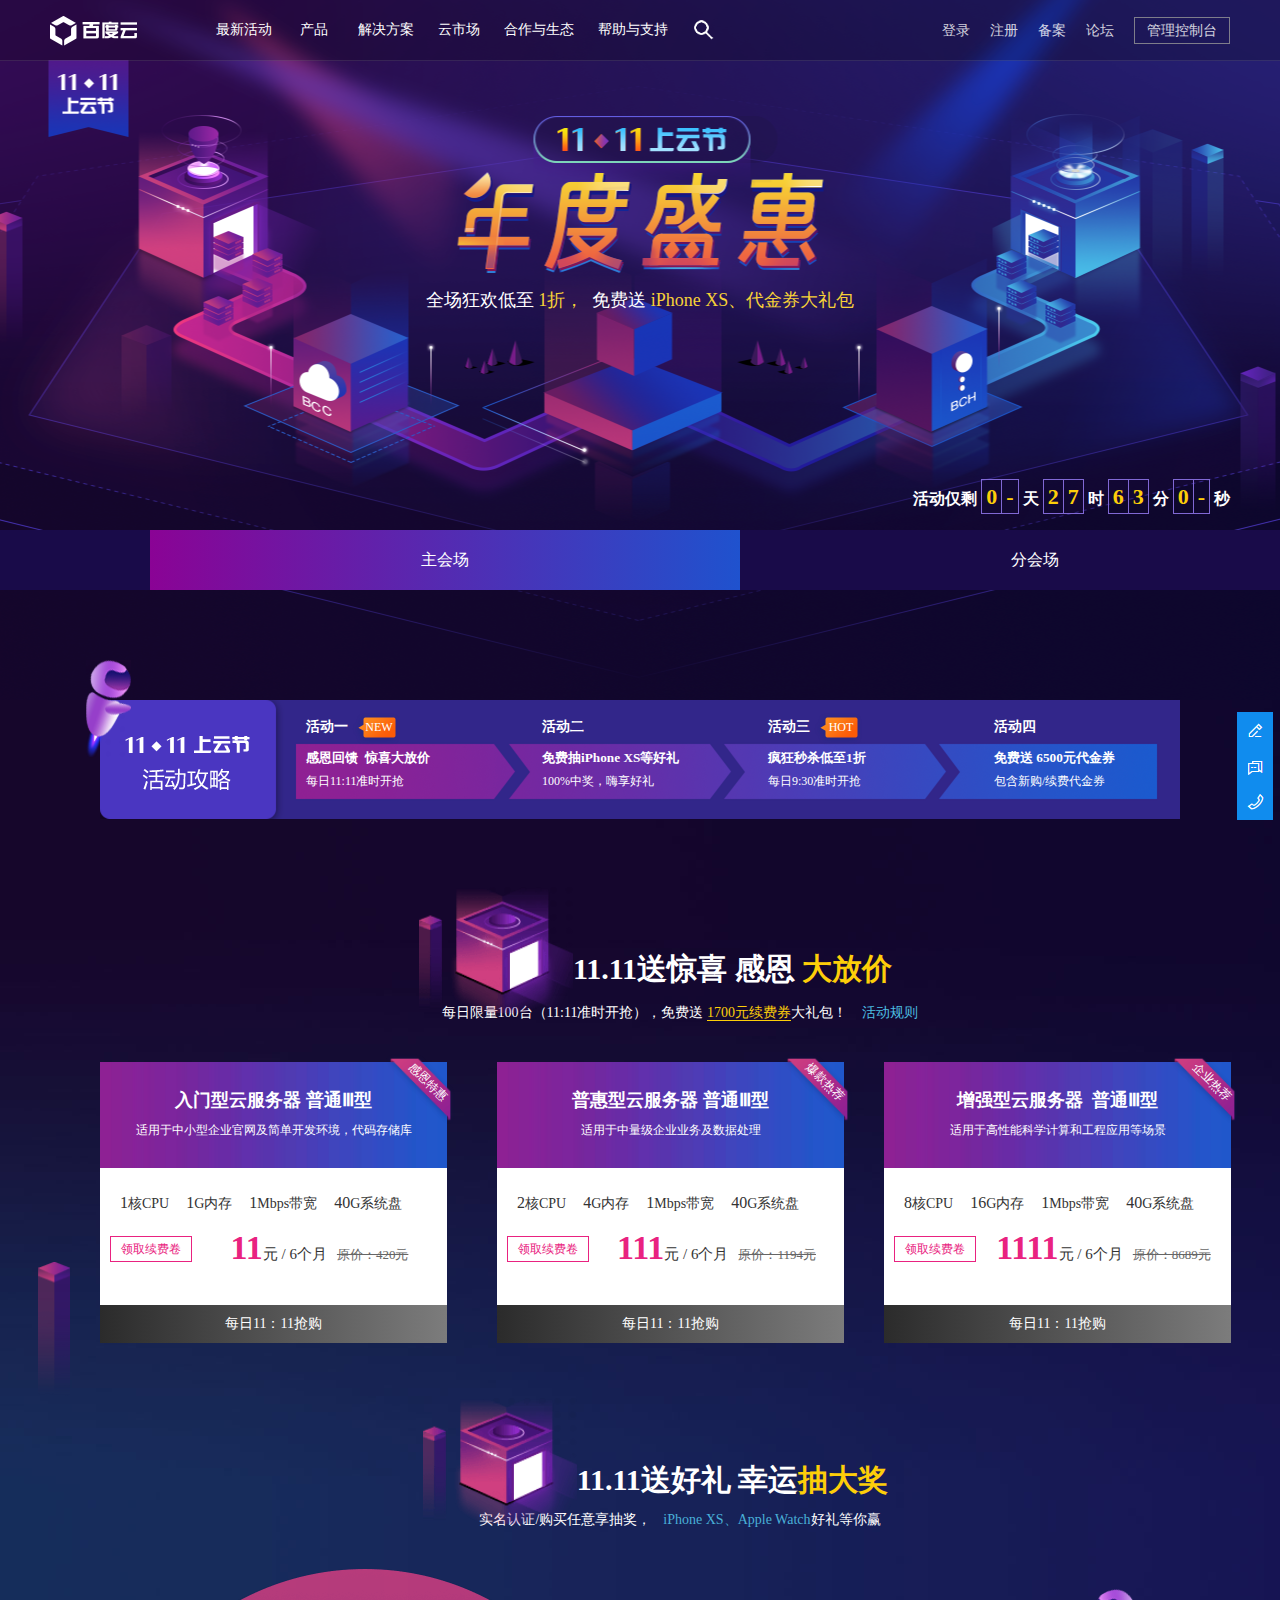
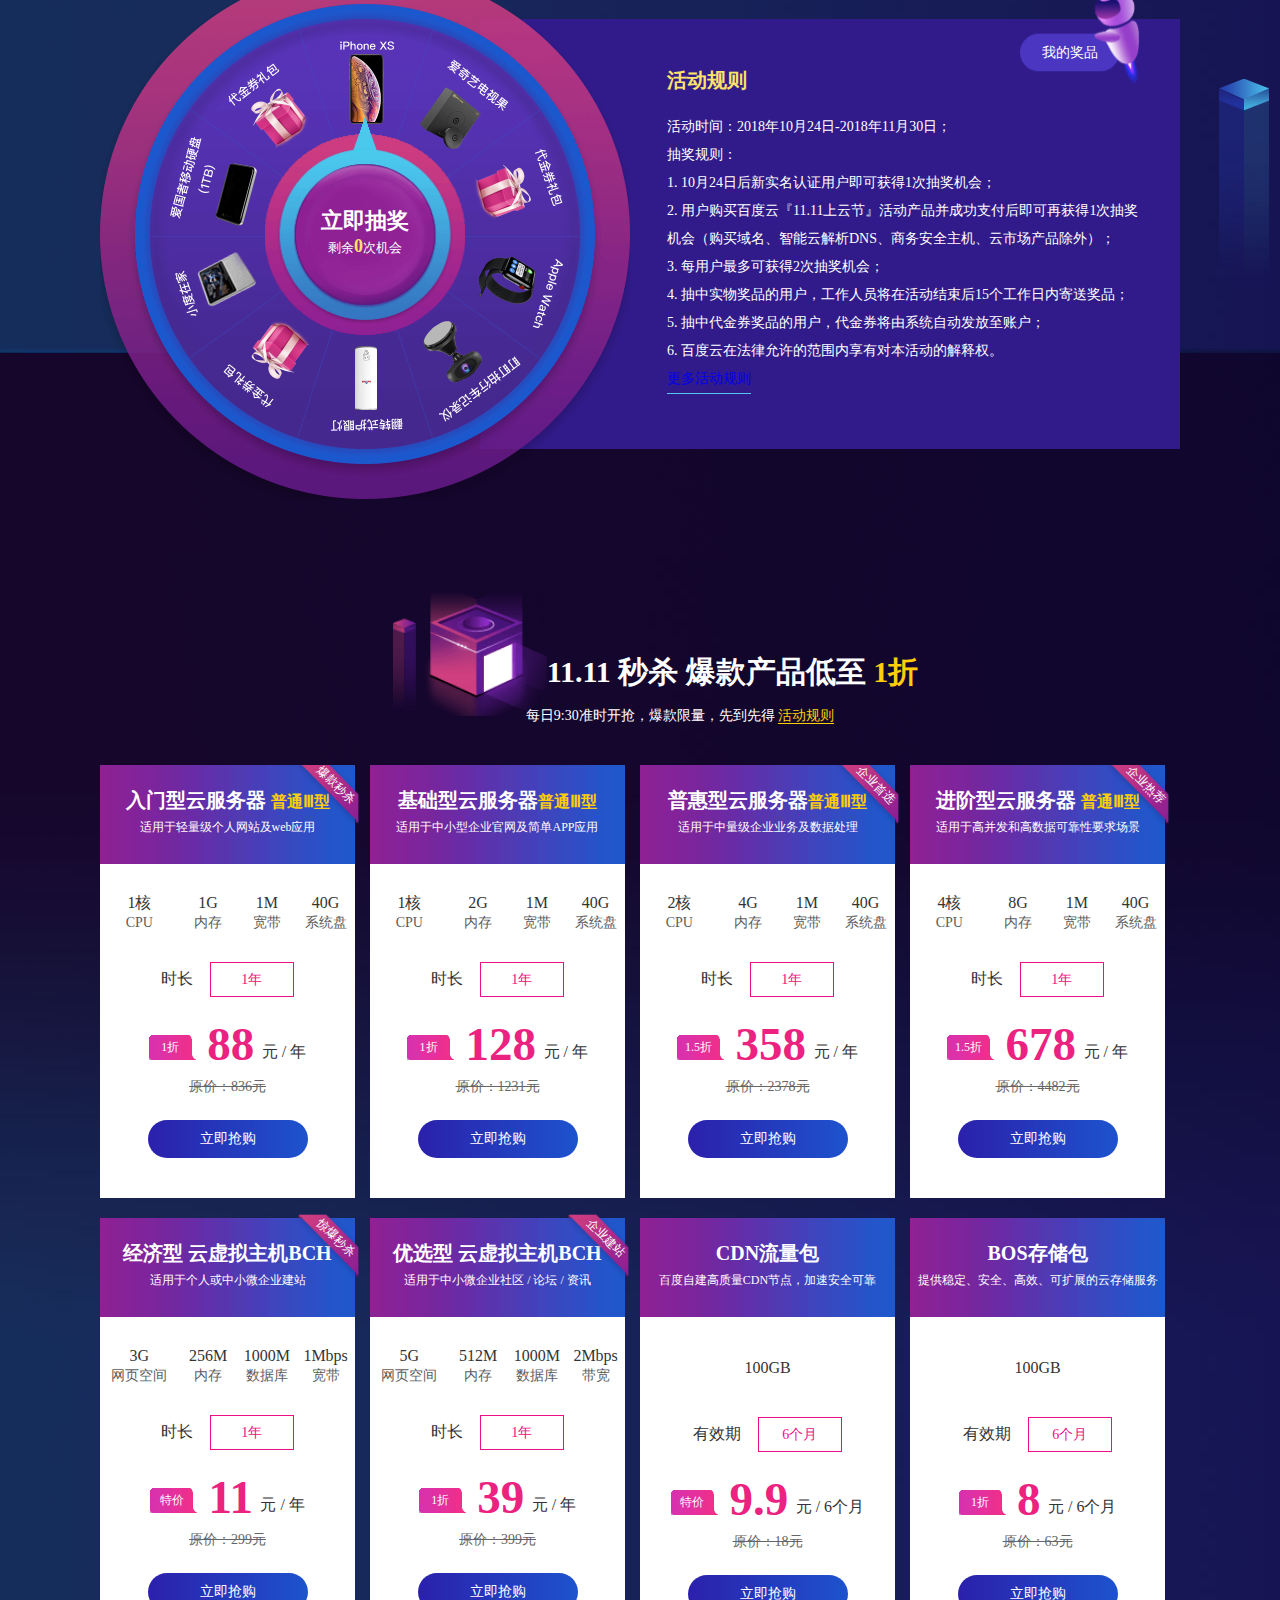
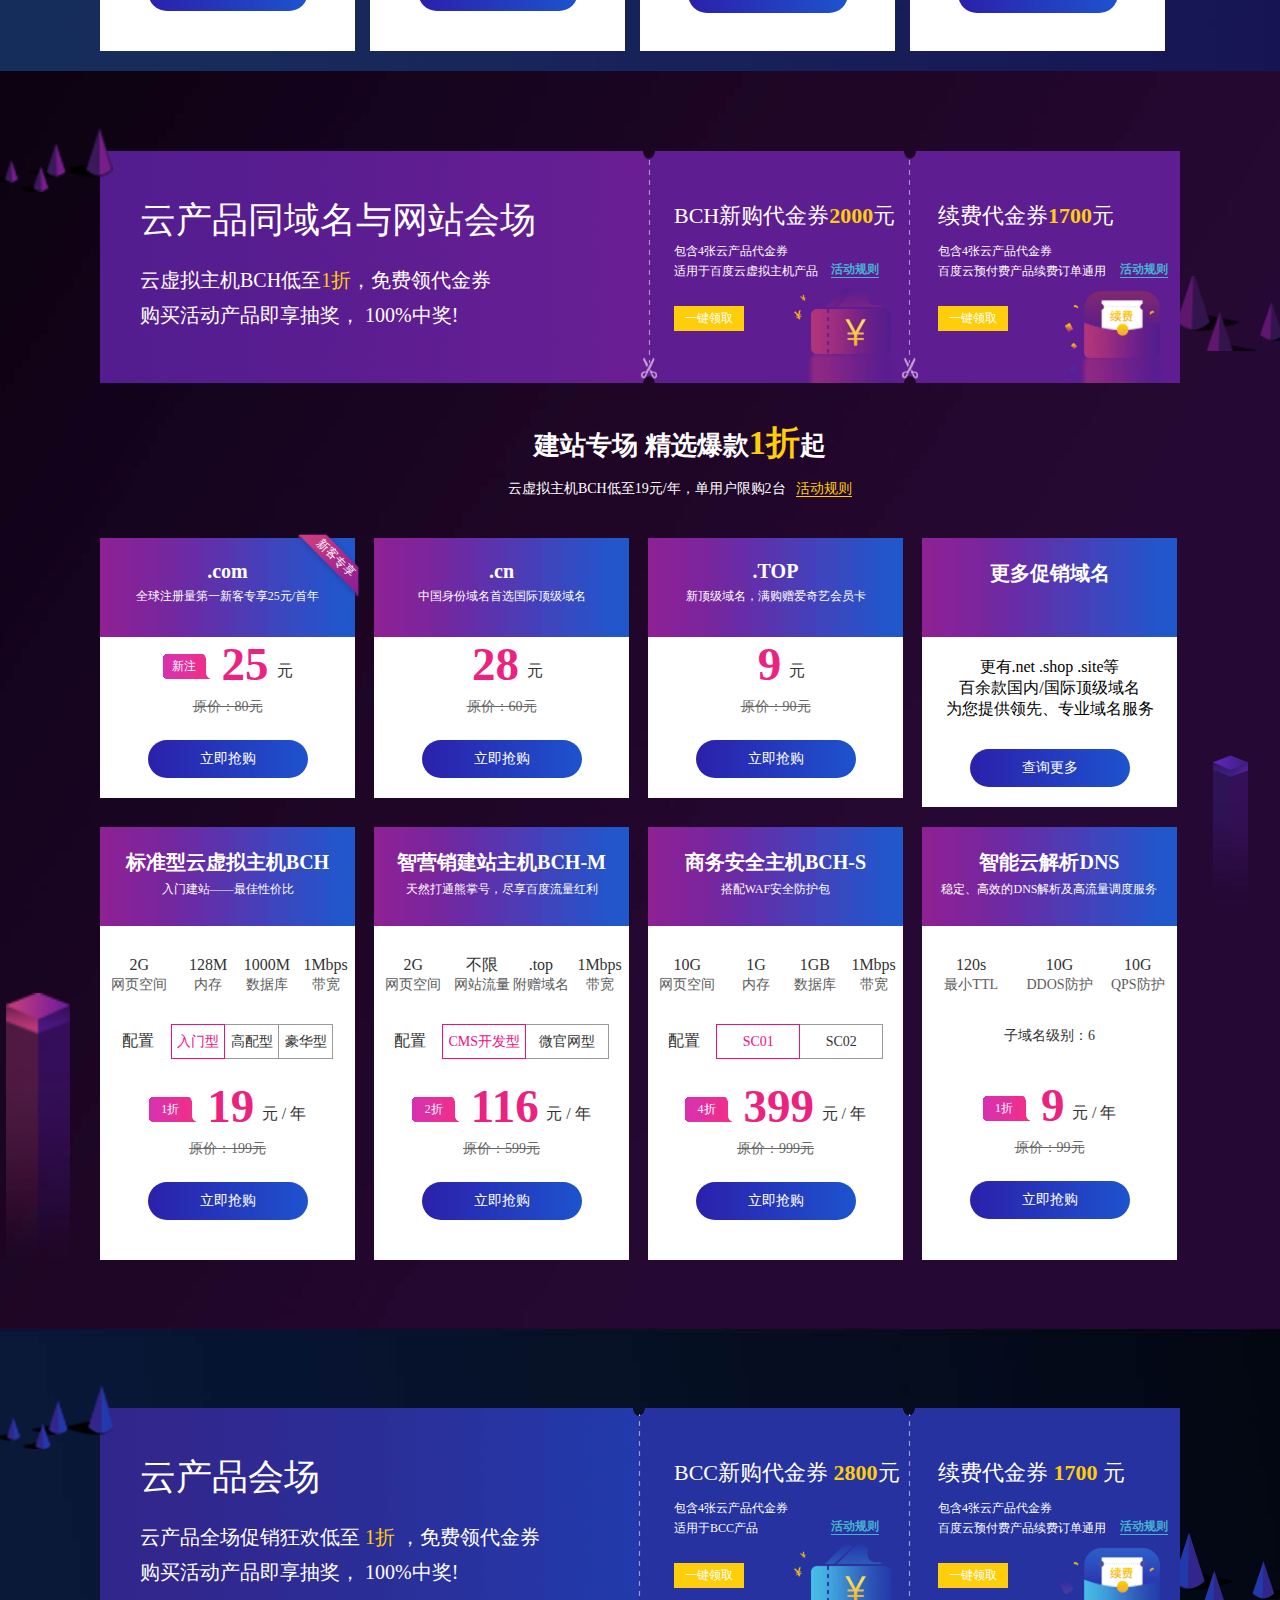
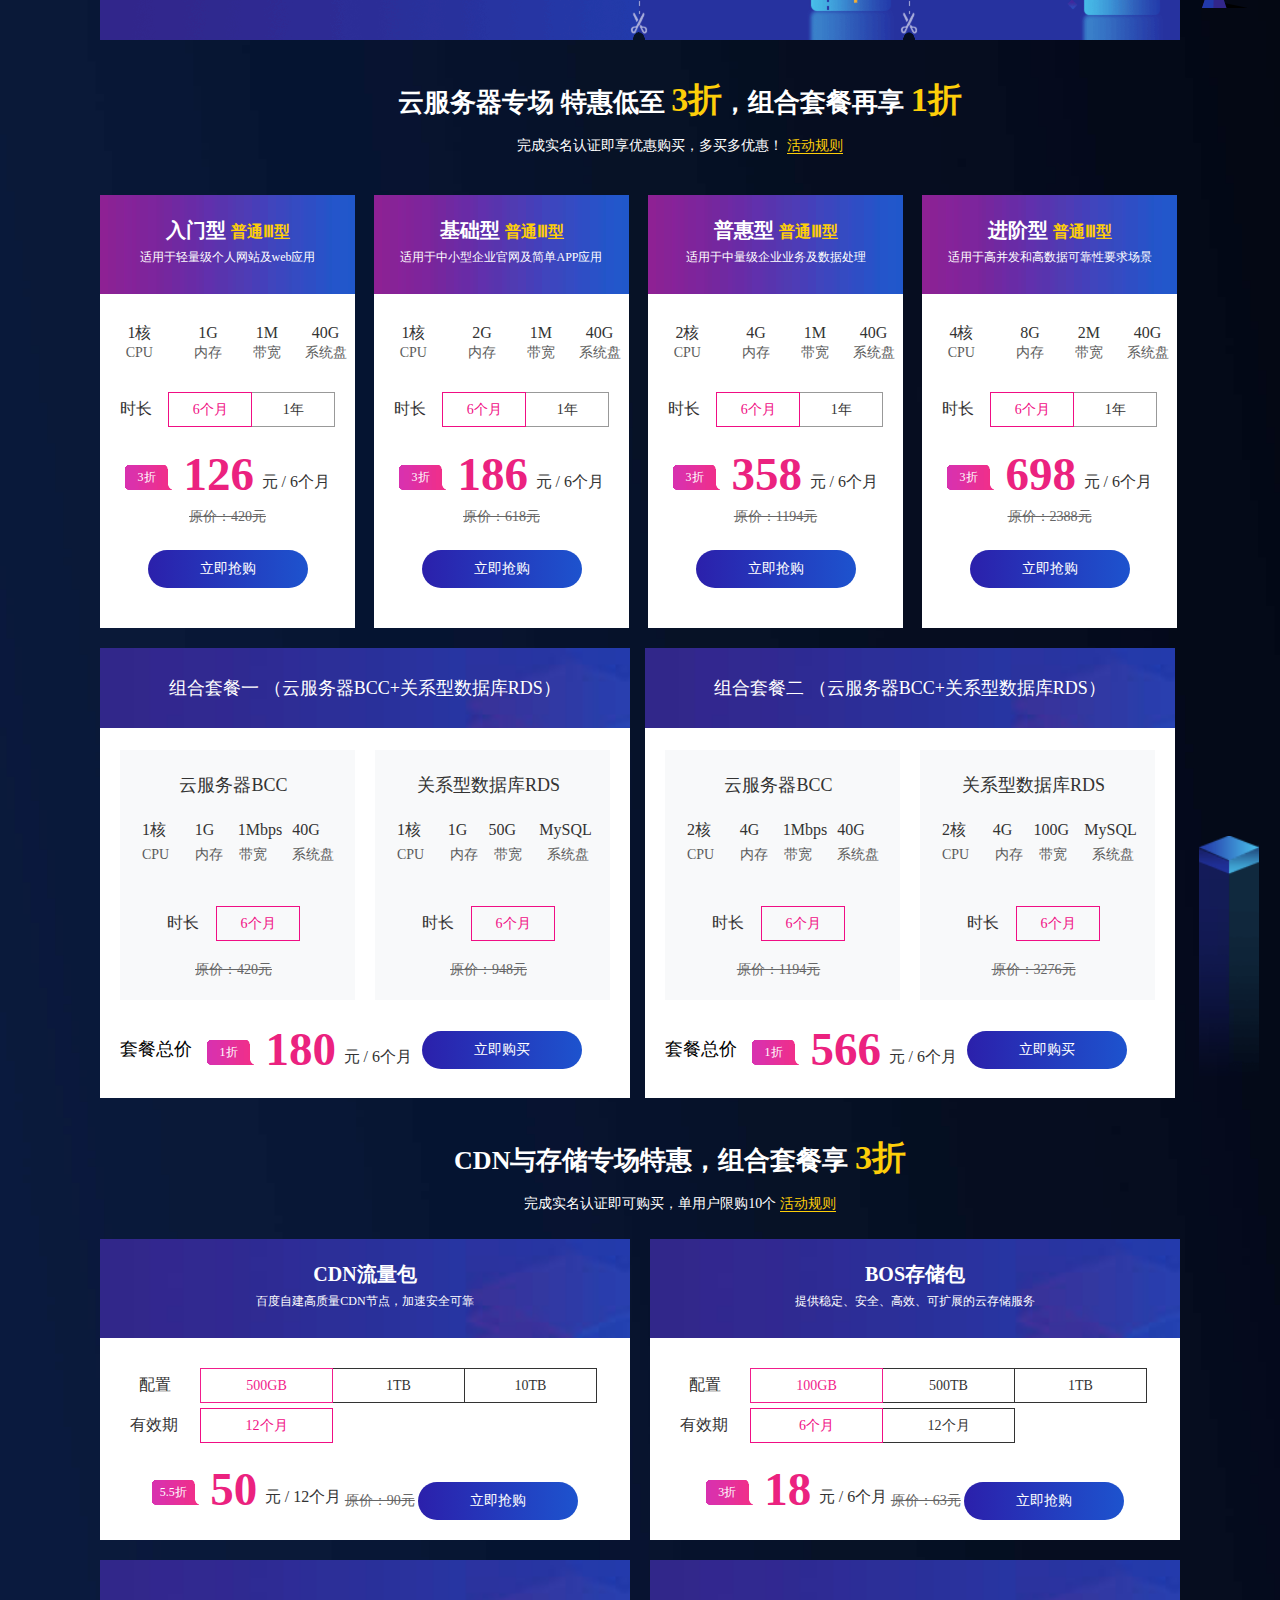
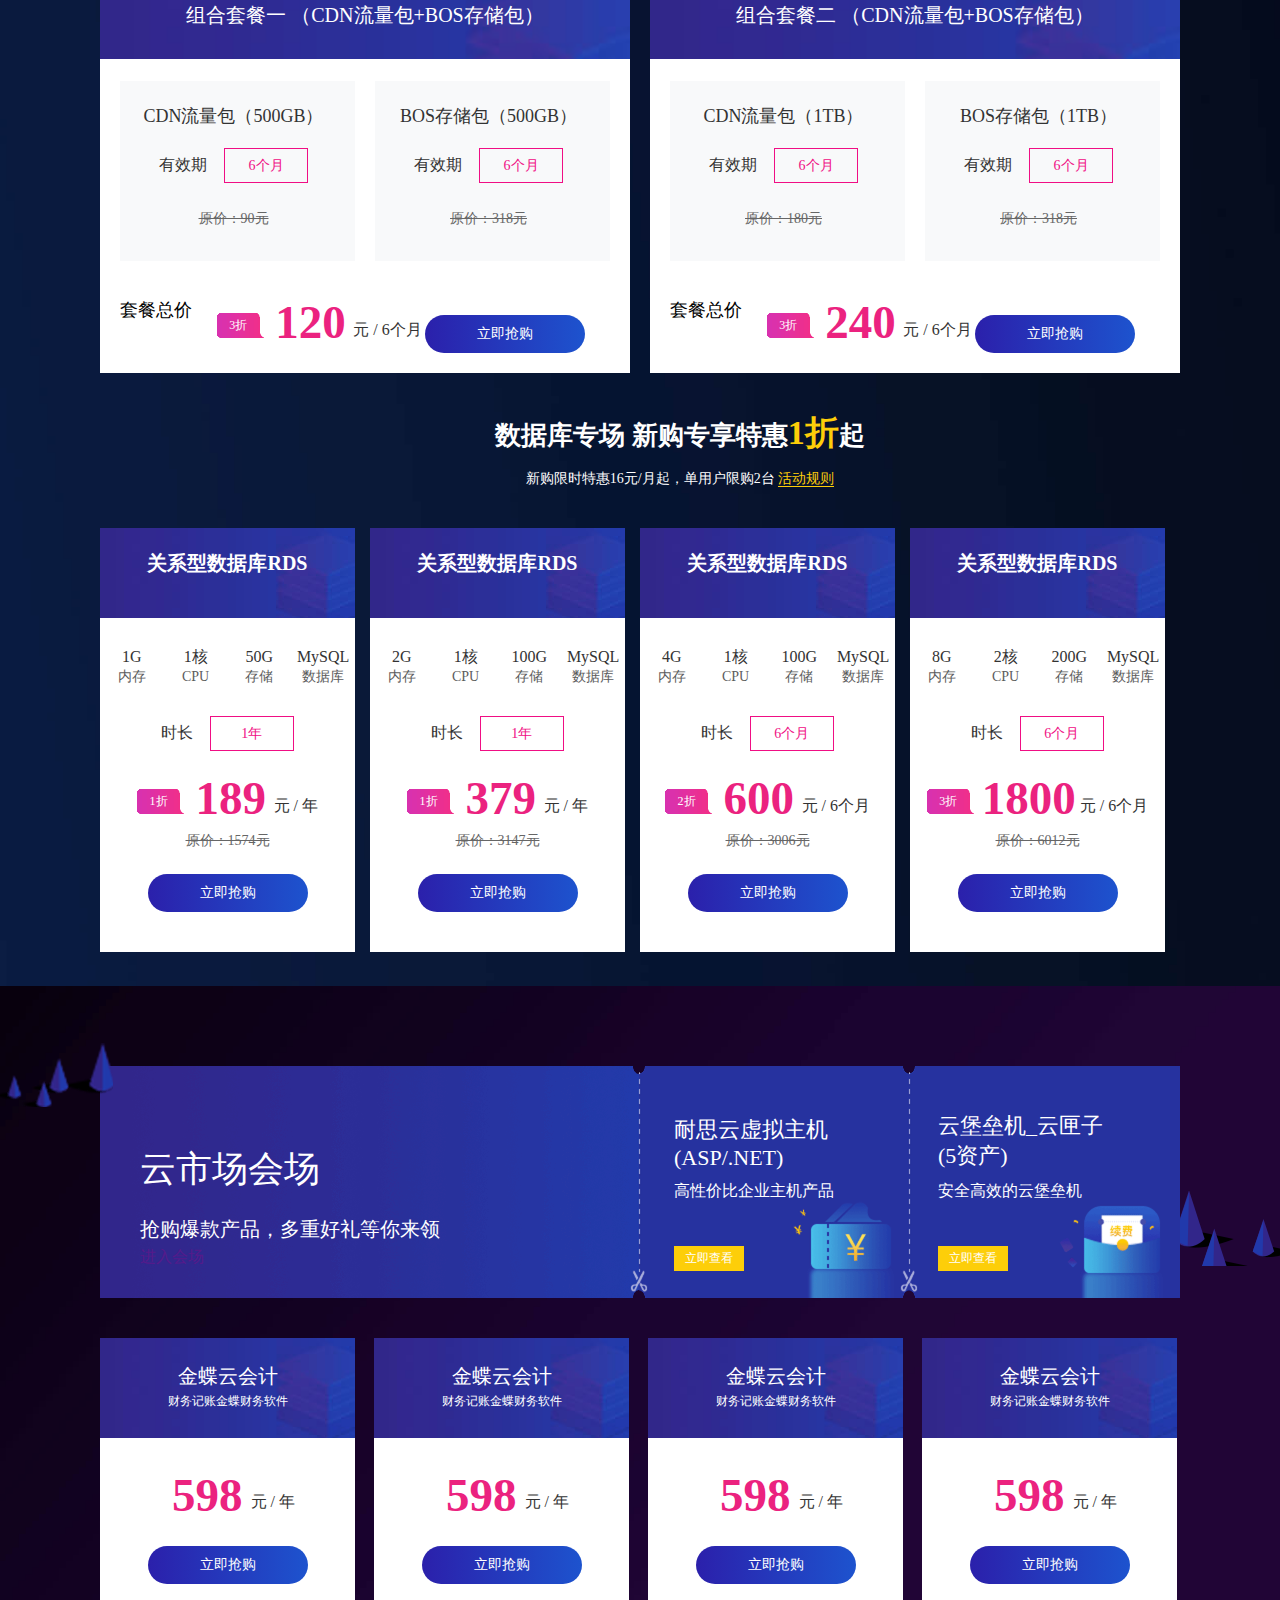
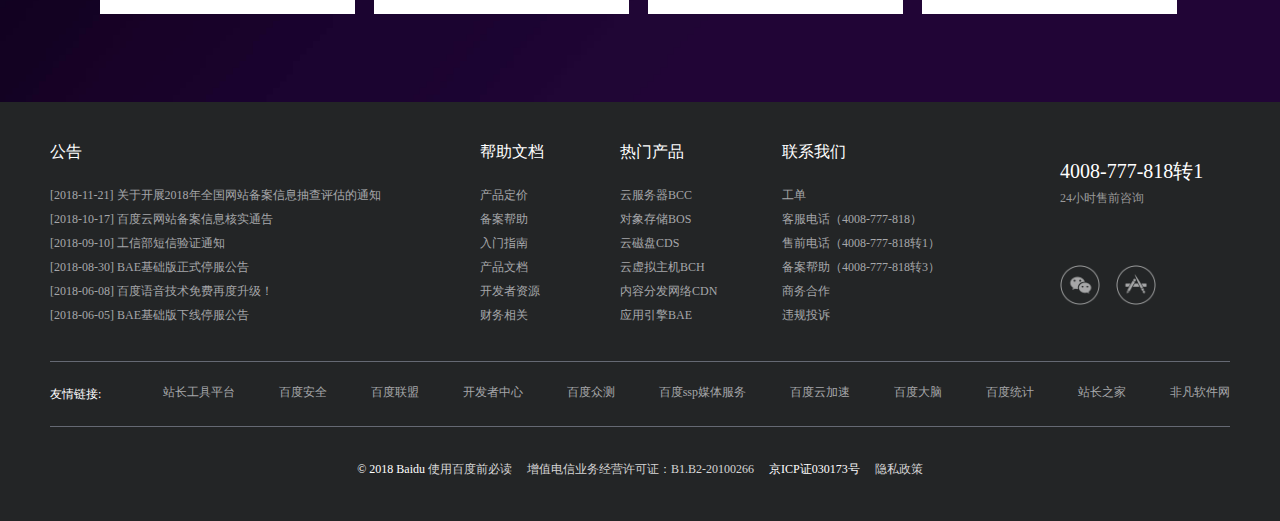
<file: BAIDUXMU/index.html>
<!DOCTYPE html>
<html>
<head>
	<meta charset="UTF-8">
	<title>百度云-年度盛惠</title>
	<link rel="stylesheet" href="style/baidu.css">
</head>
<body>
<div class="container">
	<div class="header">
		<div>
			<a href=""><img src="images/logo_white.2x_24d7ed13.png" alt=""></a>
			<div class="nav">
				<ul>
					<li><a href="" class="a">最新活动</a></li>
					<li><a href="" class="a">产品</a>
						<div class="products-nav">
							<div class="products-group">
								<div class="nav-types nav-type4">
									<h3 class="">全部产品</h3>
									<h3 class="">计算与网络</h3>
									<h3 class="">存储和CDN</h3>
									<h3 class="">数据库</h3>
									<h3 class="">安全和管理</h3>
									<h3 class="">大数据分析</h3>
									<h3 class="">数字营销云</h3>
									<h3 class="">智能多媒体服务</h3>
									<h3 class="">物联网服务</h3>
									<h3 class="">人工智能<i></i></h3>
									<h3>应用服务</h3>
									<h3>网站服务</h3>
								</div>
								<ul class="nav-content4">
									<li className="li2"> 
										<ul> 
											<li class="lineItems items-0"> 
												<ul> 
													<li class="product-type product-index-0"> 
														<h4 class="type-title">计算与网络</h4>
														<ul> 
															<li class="product-item"> 
																<a href=""> 
																	<h4>云服务器 BCC</h4> 
																</a> 
															</li> 
															<li class="product-item"> 
																<a href=""> 
																	<h4>专属服务器 DCC</h4> 
																</a> 
															</li> 
															<li class="product-item"> 
																<a href=""> 
																	<h4>物理服务器 BBC</h4> 
																</a> 
															</li> 
															<li class="product-item"> 
																<a href=""> 
																	<h4>GPU服务器</h4> 
																</a> 
															</li> 
															<li class="product-item"> 
																<a href=""> 
																	<h4>FPGA云服务器</h4> 
																</a> 
															</li> 
															<li class="product-item"> 
																<a href="">
																	<h4>应用引擎 BAE</h4> 
																</a> 
															</li> 
															<li class="product-item"> 
																<a href="">
																	<h4>容器引擎 CCE</h4> 
																</a> 
															</li> 
															<li class="product-item"> 
																<a href="">
																	<h4>函数计算 CFC</h4> 
																</a> 
															</li> 
															<li class="product-item"> 
																<a href=""> 
																	<h4>弹性伸缩</h4> 
																</a> 
															</li> 
															<li class="product-item"> 
																<a href=""> 
																	<h4>弹性公网IP EIP</h4> 
																</a> 
															</li> 
															<li class="product-item"> 
																<a href=""> 
																	<h4>负载均衡 BLB</h4> 
																</a> 
															</li> 
															<li class="product-item"> 
																<a href=""> 
																	<h4>私有网络 VPC</h4> 
																</a> 
															</li> 
															<li class="product-item"> 
																<a href=""> 
																	<h4>专线 ET</h4> 
																</a> 
															</li> 
														</ul> 
													</li> 
													<li class="product-type product-index-1"> 
														<h4 class="type-title">数字营销云</h4> 
														<ul> 
															<li class="product-item"> 
																<a href=""> 
																	<h4>Cloud DMP</h4> 
																</a> 
															</li> 
															<li class="product-item"> 
																<a href=""> 
																	<h4>Cloud DSP</h4> 
																</a> 
															</li> 
															<li class="product-item"> 
																<a href=""> 
																	<h4>Cloud SSP</h4> 
																</a> 
															</li> 
															<li class="product-item"> 
																<a href=""> 
																	<h4>Cloud ADX</h4> 
																</a> 
															</li> 
															<li class="product-item"> 
																<a href=""> 
																	<h4>广告点击率预估</h4> 
																</a> 
															</li> 
															<li class="product-item"> 
																<a href=""> 
																	<h4>商品优选</h4> 
																</a> 
															</li> 
															<li class="product-item"> 
																<a href=""> 
																	<h4>反作弊</h4> 
																</a> 
															</li> 
															<li class="product-item"> 
																<a href="">	
																	<h4>广告审核</h4> 
																</a> 
															</li> 
															<li class="product-item"> 
																<a href=""> 
																	<h4>企业图谱 E-Profile</h4> 
																</a> 
															</li> 
															<li class="product-item"> 
																<a href=""> 	
																	<h4>搜索Referer API</h4> 
																</a> 
															</li> 
															<li class="product-item"> 
																<a href=""> 
																	<h4>搜索推广API</h4> 
																</a> 
															</li> 
															<li class="product-item"> 
																<a href=""> 
																	<h4>百度信息流推广API</h4> 
																</a> 
															</li> 
															<li class="product-item"> 
																<a href=""> 
																	<h4>百度舆情API</h4> 
																</a> 
															</li> 
															<li class="product-item"> 
																<a href=""> 
																	<h4>智能推荐 BRS</h4> 
																</a> 
															</li> 
															<li class="product-item"> 
																<a href=""> 
																	<h4>聚点</h4> 
																</a> 
															</li> 
															<li class="product-item"> 
																<a href=""> 
																	<h4>客群洞察</h4> 
																</a> 
															</li> 
														</ul> 
													</li> 
												</ul> 
											</li> 
											<li class="lineItems items-1"> 
												<ul> 
													<li class="product-type product-index-0"> 
														<h4 class="type-title">存储和CDN</h4> 
														<ul> 
															<li class="product-item"> 
																<a href=""> 
																	<h4>对象存储 BOS</h4> 
																</a> 
															</li> 
															<li class="product-item"> 
																<a href=""> 
																	<h4>云磁盘 CDS</h4> 
																</a> 
															</li> 
															<li class="product-item"> 
																<a href=""> 
																	<h4>文件存储 CFS</h4> 
																</a> 
															</li> 
															<li class="product-item"> 
																<a href=""> 
																	<h4>表格存储 BTS</h4> 
																</a> 
															</li> 
															<li class="product-item"> 
																<a href=""> 
																	<h4>内容分发网络 CDN</h4> 
																</a> 
															</li> 
															<li class="product-item"> 
																<a href=""> 
																	<h4>存储网关 BSG</h4> 
																</a> 
															</li> 
															<li class="product-item"> 
																<a href=""> 
																	<h4>P2P内容分发 PCDN</h4> 
																</a> 
															</li> 
															<li class="product-item"> 
																<a href=""> 	
																	<h4>私有云存储ABC Storage</h4> 
																</a> 
															</li> 
														</ul> 
													</li> 
													<li class="product-type product-index-1"> 
														<h4 class="type-title">智能多媒体服务</h4> 
														<ul> 
															<li class="product-item"> 
																<a href=""> 
																	<h4>音视频直播 LSS</h4> 
																</a> 
															</li> 
															<li class="product-item"> 
																<a href=""> 
																	<h4>音视频点播 VOD</h4> 
																</a> 
															</li> 
															<li class="product-item"> 
																<a href=""> 
																	<h4>音视频转码 MCT</h4> 
																</a> 
															</li> 
															<li class="product-item"> 
																<a href=""> 
																	<h4>文档服务 DOC</h4> 
																</a> 
															</li> 
															<li class="product-item"> 
																<a href=""> 
																	<h4>视频内容分析 VCA</h4> 
																</a> 
															</li> 
															<li class="product-item"> 
																<a href=""> 
																	<h4>视频内容审核 VCR</h4> 
																</a> 
															</li> 
															<li class="product-item"> 
																<a href=""> 
																	<h4>视频封面选图 VCS</h4> 
																</a> 
															</li> 
															<li class="product-item"> 
																<a href=""> 
																	<h4>图像审核</h4> 
																</a> 
															</li> 
														</ul> 
													</li> 
												</ul> 
											</li> 
											<li class="lineItems items-2"> 
												<ul> 
													<li class="product-type product-index-0"> 
														<h4 class="type-title">数据库</h4> 
														<ul> 
															<li class="product-item"> 
																<a href=""> 
																	<h4>关系型数据库 RDS</h4> 
																</a> 
															</li> 
															<li class="product-item"> 
																<a href=""> 
																	<h4>简单缓存服务 SCS</h4> 
																</a> 
															</li> 
															<li class="product-item"> 
																<a href=""> 
																	<h4>分布式关系型数据库</h4> 
																</a> 
															</li> 
															<li class="product-item"> 
																<a href=""> 
																	<h4>数据传输服务 DTS</h4> 
																</a> 
															</li> 
															<li class="product-item"> 
																<a href=""> 
																	<h4>时序数据库 TSDB</h4> 
																</a> 
															</li> 
															<li class="product-item"> 
																<a href=""> 
																	<h4>CockroachDB 云数据库</h4> 
																</a> 
															</li> 
														</ul> 
													</li> 
													<li class="product-type product-index-1"> 
														<h4 class="type-title">物联网服务</h4> 
														<ul> 
															<li class="product-item"> 
																<a href="/product/iot.html"> <h4>物接入 IoT Hub</h4> 
																</a> 
															</li> 
															<li class="product-item"> 
																<a href="/product/iot_parser.html"> <h4>物解析 IoT Parser</h4> 
																</a> 
															</li> 
															<li class="product-item"> 
																<a href="">
																	<h4>规则引擎 Rule Engine</h4> 
																</a> 
															</li> 
															<li class="product-item"> 
																<a href="">
																	<h4>时序数据库 TSDB</h4> 
																</a> 
															</li> 
															<li class="product-item"> 
																<a href="">
																	<h4>物可视 IoT Visualization</h4> 
																</a> 
															</li> 
															<li class="product-item"> 
																<a href=""> 
																	<h4>时序洞察 IoT EasyInsight</h4> 
																</a> 
															</li> 
															<li class="product-item"> 
																<a href=""> 
																	<h4>智能边缘 BIE</h4> 
																</a> 
															</li> 
															<li class="product-item"> 
																<a href=""> 
																	<h4>函谷物联安全系统 HISK</h4> 
																</a> 
															</li> 
															<li class="product-item"> 
																<a href=""> 
																	<h4>度家 DuHome</h4> 
																</a> 
															</li> 
															<li class="product-item"> 
																<a href=""> 
																	<h4>度行·智能车辆云 DuGo</h4> 
																</a> 
															</li> 
															<li class="product-item"> 
																<a href=""> 
																	<h4>位置服务 DuMap</h4> 
																</a> 
															</li> 
														</ul> 
													</li> 
													<li class="product-type product-index-2"> 
														<h4 class="type-title">网站服务</h4> 
														<ul> 
															<li class="product-item"> 
																<a href=""> 
																	<h4>标准云虚拟主机BCH</h4> 
																</a> 
															</li> 
															<li class="product-item"> 
																<a href=""> 
																	<h4>智营销建站主机BCH-M</h4> 
																</a> 
															</li> 
															<li class="product-item"> 
																<a href=""> 
																	<h4>商务安全主机BCH-S</h4> 
																</a> 
															</li> 
															<li class="product-item"> 
																<a href=""> 
																	<h4>域名服务</h4> 
																</a> 
															</li> 
															<li class="product-item"> 
																<a href=""> 
																	<h4>智能云解析DNS</h4> 
																</a> 
															</li> 
															<li class="product-item"> 
																<a href="">
																	<h4>移动域名解析HTTPDNS</h4>
																</a> 
															</li> 
															<li class="product-item"> 
																<a href=""> 
																	<h4>智能流量管理ITM</h4> 
																</a> 
															</li> 
														</ul> 
													</li> 
												</ul> 
											</li> 
											<li class="lineItems items-3"> 
												<ul> 
													<li class="product-type product-index-0"> 
														<h4 class="type-title">安全和管理</h4> 
														<ul> 
															<li class="product-item"> 
																<a href=""> 
																	<h4>DDoS防护服务</h4> 
																</a> 
															</li> 
															<li class="product-item"> 
																<a href=""> 
																	<h4>应用防火墙 WAF</h4> 
																</a> 
															</li> 
															<li class="product-item"> 
																<a href=""> 
																	<h4>主机安全客户端</h4> 
																</a> 
															</li> 
															<li class="product-item"> 
																<a href=""> 
																	<h4>安全检测服务 SRD</h4> 
																</a> 
															</li> 
															<li class="product-item"> 
																<a href=""> 
																	<h4>流量审计 IDS</h4> 
																</a> 
															</li> 
															<li class="product-item"> 
																<a href=""> 
																	<h4>业务安全风控 AFD</h4> 
																</a> 
															</li> 
															<li class="product-item"> 
																<a href=""> 
																	<h4>应急响应 IRS</h4> 
																</a> 
															</li> 
															<li class="product-item"> 
																<a href=""> 
																	<h4>渗透测试 PTS</h4> 
																</a> 
															</li> 
															<li class="product-item"> 
																<a href=""> 
																	<h4>云监控 BCM</h4> 
																</a> 
															</li> 
															<li class="product-item"> 
																<a href=""> 
																	<h4>SSL证书服务</h4> 
																</a> 
															</li> 
														</ul> 
													</li> 
													<li class="product-type product-index-1"> 
														<h4 class="type-title">人工智能</h4> 
														<ul> 
															<li class="product-item"> 
																<a href=""> 
																	<h4>AI开发平台Infinite</h4> 
																</a> 
															</li> 
															<li class="product-item"> 
																<a href=""> 
																	<h4>Apollo 仿真开放平台</h4> 
																</a> 
															</li> 
															<li class="product-item"> 
																<a href=""> 
																	<h4>Apollo 标定服务平台</h4> 
																</a> 
															</li> 
															<li class="product-item"> 
																<a href=""> 
																	<h4>Apollo训练平台</h4> 
																</a> 
															</li> 
															<li class="product-item"> 
																<a href=""> 
																	<h4>文字识别</h4> 
																</a> 
															</li> 
															<li class="product-item"> 
																<a href=""> 
																<h4>人脸识别</h4> 
																</a> 
															</li> 
															<li class="product-item"> 
																<a href=""> 
																	<h4>图像识别</h4> 
																</a> 
															</li> 
															<li class="product-item"> 
																<a href=""> 
																	<h4>图像搜索</h4> 
																</a> 
															</li> 
															<li class="product-item"> 
																<a href=""> 
																	<h4>人体分析</h4> 
																</a> 
															</li> 
															<li class="product-item"> 
																<a href=""> 
																	<h4>图像审核</h4> 
																</a> 
															</li> 
															<li class="product-item"> 
																<a href=""> 
																	<h4>文本审核</h4> 
																</a> 
															</li> 
															<li class="product-item"> 
																<a href=""> 
																	<h4>视频内容审核</h4> 
																</a>
															</li> 
															<li class="product-item"> 
																<a href=""> 
																	<h4>语言处理基础技术</h4> 
																</a> 
															</li> 
															<li class="product-item"> 
																<a href=""> 
																	<h4>理解与交互 UNIT</h4> 
																</a> 
															</li> 
															<li class="product-item"> 
																<a href=""> 
																	<h4>对话式搜索 BCS</h4> 
																</a> 
															</li> 
															<li class="product-item"> 
																<a href=""> 
																	<h4>语音识别</h4> 
																</a> 
															</li> 
															<li class="product-item"> 
																<a href=""> 
																	<h4>语音合成</h4> 
																</a> 
															</li> 
															<li class="product-item"> 
																<a href=""> 
																	<h4>语音唤醒</h4> 
																</a> 
															</li> 
															<li class="product-item"> 
																<a href=""> 
																	<h4>实时语音识别电话版 </h4> 
																</a> 
															</li> 
															<li class="product-item"> 
																<a href=""> 
																	<h4>音频文件转写电话版</h4> 
																</a> 
															</li> 
															<li class="product-item"> 
																<a href=""> 
																	<h4>视频内容分析</h4> 
																</a> 
															</li> 
															<li class="product-item"> 
																<a href=""> 
																	<h4>视频封面选图</h4> 
																</a> 
															</li> 
															<li class="product-item"> 
																<a href=""> 
																	<h4>知识图谱 Schema</h4> 
																</a> 
															</li> 
															<li class="product-item"> 
																<a href=""> 
																	<h4>知识理解</h4> 
																</a> 
															</li> 
															<li class="product-item"> 
																<a href=""> 
																	<h4>增强现实</h4> 
																</a> 
															</li> 
															<li class="product-item"> 
																<a href=""> 
																	<h4>云秘智能客服</h4> 
																</a> 
															</li> 
															<li class="product-item"> 
																<a href=""> 
																	<h4>数据众包服务</h4> 
																</a> 
															</li> 
															<li class="product-item"> 
																<a href=""> 
																	<h4>AI 训练一体机</h4> 
																</a> 
															</li> 
														</ul> 
													</li> 
												</ul> 
											</li> 
											<li class="lineItems items-4"> 
												<ul> 
													<li class="product-type product-index-0"> 
														<h4 class="type-title">大数据分析</h4> 
														<ul> 
															<li class="product-item"> 
																<a href=""> 
																	<h4>百度MapReduce BMR</h4> 
																</a> 
															</li> 
															<li class="product-item"> 
																<a href=""> 
																	<h4>百度数据科学平台JARVIS</h4> 
																</a> 
															</li> 
															<li class="product-item"> 
																<a href=""> 
																	<h4>百度机器学习 BML</h4> 
																</a> 
															</li> 
															<li class="product-item"> 
																<a href=""> 
																	<h4>百度深度学习</h4> 
																</a> 
															</li> 
															<li class="product-item"> 
																<a href=""> 
																	<h4>百度数据仓库 Palo</h4> 
																</a> 
															</li> 
															<li class="product-item"> 
																<a href=""> 
																	<h4>百度Elasticsearch</h4> 
																</a> 
															</li> 
															<li class="product-item"> 
																<a href=""> 
																	<h4>百度日志服务 BLS</h4> 
																</a> 
															</li> 
															<li class="product-item"> 
																<a href=""> 
																	<h4>百度消息服务</h4> 
																</a> 
															</li> 
															<li class="product-item"> 
																<a href=""> 
																	<h4>数据众包服务</h4> 
																</a> 
															</li> 
															<li class="product-item"> 
																<a href=""> 
																	<h4>智能推荐 BRS</h4> 
																</a> 
															</li> 
														</ul> 
													</li> 
													<li class="product-type product-index-1"> 
														<h4 class="type-title">应用服务</h4> 
														<ul> 
															<li class="product-item"> 
																<a href=""> 
																	<h4>简单消息服务 SMS</h4> 
																</a> 
															</li> 
															<li class="product-item"> 
																<a href=""> 
																	<h4>应用性能管理服务 APM</h4> 
																</a> 
															</li> 
															<li class="product-item"> 
																<a href=""> 
																	<h4>云呼叫中心 CCC</h4> 
																</a> 
															</li> 
															<li class="product-item"> 
																<a href=""> 
																	<h4>问卷调研服务</h4> 
																</a> 
															</li> 
															<li class="product-item"> 
																<a href=""> 
																	<h4>移动App测试服务</h4> 
																</a> 
															</li> 
															<li class="product-item"> 
																<a href=""> 
																	<h4>百度AR开放平台</h4> 
																</a> 
															</li> 
														</ul> 
													</li> 
												</ul> 
											</li> 
										</ul> 
									</li>
									<li className="li3"> 
										<ul class="product-nav-content-col"> 
											<div class="product-nav-content-title">计算</div> 
											<li> 
												<a href=""> 
													<h4>云服务器 BCC</h4> 
												</a> 
												<p>高性能、高可靠、安全稳定的弹性计算服务</p> 
											</li> 
											<li> 
												<a href=""> 
													<h4>专属服务器 DCC</h4>
												</a> 
												<p>提供性能可控、资源独享、物理资源隔离的专属云计算服务</p> 
											</li> 
											<li> 
												<a href=""> 
													<h4>物理服务器 BBC</h4> 
												</a> 
												<p>云环境中的高性能物理裸机服务</p> 
											</li> 
											<li> 
												<a href=""> 
													<h4>GPU服务器</h4> 
												</a> 
												<p>配备独享GPU的高性能云计算服务</p> 
											</li> 
											<li> 
												<a href=""> 
													<h4>FPGA云服务器</h4> 
												</a> 
												<p>配备现场可编程门阵列（FPGA）的高性能云计算服务</p> 
											</li> 
											<li> 
												<a href=""> 
													<h4>应用引擎 BAE</h4> 
												</a> 
												<p>提供弹性、便捷的应用部署服务</p> 
											</li> 
											<li> 
												<a href=""> 
													<h4>容器引擎 CCE</h4>
												</a>
												<p>弹性高可用的容器集群管理平台</p> 
											</li> 
											<li> 
												<a href=""> 
													<h4>函数计算 CFC</h4> 
												</a> 
												<p>基于事件机制，弹性、高可用、响应快的无服务器计算服务</p> 
											</li> 
											<li> 
												<a href=""> 
													<h4>弹性伸缩</h4> 
												</a> 
												<p>按需自动缩放云端资源，提高业务可靠性、降低运维成本</p> 
											</li> 
										</ul> 
										<ul class="product-nav-content-col"> 
											<div class="product-nav-content-title">网络</div> 
											<li> 
												<a href=""> 
													<h4>弹性公网IP EIP</h4> 
												</a> 
												<p>为用户访问公网提供IP及带宽服务</p> 
												<div class="nav-advantages"> 
													<a href="">EIP实例</a> 
													<a href="">共享带宽</a> 
												</div> 
											</li> 
											<li> 
												<a href=""> 
													<h4>负载均衡 BLB</h4> 
												</a> 
												<p>均衡应用流量，消除故障节点，提高业务可用性</p> 
											</li> 
											<li> 
												<a href=""> 
													<h4>私有网络 VPC</h4> 
												</a> 
												<p>灵活自定义地址空间、提供安全隔离的网络环境</p> 
												<div class="nav-advantages"> 
													<a href="">NAT网关</a> 
													<a href="">VPN网关</a> 
													<a href="">对等连接</a> 
												</div> 
											</li> 
											<li> 
												<a href=""> 
													<h4>专线 ET</h4> 
												</a> 
												<p>高性能、安全性极好的网络传输服务</p> 
											</li> 
										</ul> 
									</li>
									<li className="li3"> 
										<ul> 
											<li> 
												<a href=""> 
													<h4>对象存储 BOS</h4> 
												</a> 
												<p>海量空间、安全、高可靠，支撑了国内最大网盘的云存储</p> 
												<div class="nav-advantages"> 
													<a href="" class="">标准存储</a> 
													<a href="" class="">低频存储</a> 
													<a href="" class="">冷存储</a> 
												</div> 
											</li> 
											<li> 
												<a href=""> 
													<h4>云磁盘 CDS</h4> 
												</a> 
												<p>灵活稳定、方便扩展的万量级IOPS块存储服务</p> 
											</li> 
											<li> 
												<a href=""> 
													<h4>文件存储 CFS</h4> 
												</a> 
												<p>高性能、低成本、可扩展的共享文件存储服务</p> 
											</li> 
											<li> 
												<a href=""> 
													<h4>表格存储 BTS</h4> 
												</a> 
												<p>全球扩展的海量表格存储服务</p> 
											</li> 
											<li> 
												<a href=""> 
													<h4>内容分发网络 CDN</h4> 
												</a> 
												<p>百度自建高质量CDN节点，让您的网站/服务像百度搜索一样快</p> 
											</li> 
											<li> 
												<a href=""> 
													<h4>存储网关 BSG</h4> 
												</a> 
												<p>混合云存储方案，无缝衔接本地和云端环境</p> 
											</li> 
											<li> 
												<a href=""> 
													<h4>P2P内容分发 PCDN</h4> 
												</a> 
												<p>海量优质共享带宽，稳定安全的PCDN服务</p> 
											</li> 
											<li> 
												<a href=""> 
													<h4>私有云存储ABC Storage</h4> 
												</a> 
												<p>私有部署的高可用、可扩展、强安全的海量非结构化数据存储产品</p> 
											</li> 
										</ul> 
									</li>
									<li className="li3"> 
										<ul> 
											<li> 
												<a href=""> 
													<h4>关系型数据库 RDS</h4> 
												</a> 
												<p>支持MySQL、SQLServer、PostgreSQL，可靠易用、免维护</p>
											</li> 
											<li> 
												<a href=""> 
													<h4>简单缓存服务 SCS</h4> 
												</a> 
												<p>提供高性能、高可用的分布式缓存服务，兼容Memcache/Redis协议</p>
											</li> 
											<li> 
												<a href=""> 
													<h4>分布式关系型数据库</h4> 
												</a> 
												<p>海量数据分布式数据库存储服务</p> 
											</li> 
											<li> 
												<a href=""> 
													<h4>数据传输服务 DTS</h4> 
												</a> 
												<p>简单可靠的数据库数据传输服务</p> 
											</li> 
											<li> 
												<a href=""> 
													<h4>时序数据库 TSDB</h4> 
												</a> 
												<p>存储时间序列数据的高性能数据库</p> 
											</li> 
											<li> 
												<a href=""> 
													<h4>CockroachDB 云数据库</h4> 
												</a> 
												<p>高扩展、高性能、高可用的分布式NewSQL数据库存储服务</p> 
											</li> 
										</ul> 
									</li>
									<li className="li3"> 
										<ul class="product-nav-content-col"> 
											<li> 
												<a href=""> 
													<h4>DDoS防护服务</h4> 
												</a> 
												<p>攻击峰值按天付费，全面各种防御超大流量DDoS攻击</p> 
											</li> 
											<li> 
												<a href=""> 
													<h4>应用防火墙 WAF</h4> 
												</a> 
												<p>防SQL注入、防后门上传，专业防护各种Web漏洞攻击</p> 
											</li> 
											<li> 
												<a href=""> 
													<h4>主机安全客户端</h4> 
												</a> 
												<p>专业的云服务器安全客户端</p> 
											</li> 
											<li> 
												<a href=""> 
													<h4>安全检测服务 SRD</h4> 
												</a> 
												<p>检测多种常见Web漏洞，提升业务安全性和稳定性</p>
											</li> 
											<li> 
												<a href=""> 
													<h4>流量审计 IDS</h4> 
												</a> 
												<p>旁路入侵检测，快速感知安全威胁事件</p> 
											</li> 
											<li> 
												<a href=""> 
													<h4>业务安全风控 AFD</h4> 
												</a> 
												<p>为多种业务风险场景提供全方位业务安全风控服务</p>
											</li> 
											<li> 
												<span> 
													<h4>安全服务</h4>
												</span> 
												<p></p> 
												<div class="nav-subproducts"> 
													<a href="" class="">应急响应</a> 
													<a href="" class="">渗透测试</a> 
												</div> 
											</li> 
										</ul> 
										<ul class="product-nav-content-col"> 
											<li> 
												<a href=""> 
													<h4>云监控 BCM</h4> 
												</a> 
												<p>实时监控报警服务</p> 
											</li> 
											<li> 
												<a href=""> 
													<h4>SSL证书服务</h4> 
												</a> 
												<p>一键申请免费DV SSL证书，零门槛、易管理</p> 
											</li> 
										</ul> 
									</li>
									<li className="li3"> 
										<ul class="product-nav-content-col"> 
											<li> 
												<a href=""> 
													<h4>百度MapReduce BMR</h4> 
												</a> 
												<p>全托管的Hadoop/Spark计算集群服务，助力海量数据分析挖掘</p> 
											</li> 
											<li> 
												<a href=""> 
													<h4>百度数据科学平台JARVIS
														<i class="iconfont icon-new-tag"></i> 
													</h4> 
												</a> 
												<p>可视化的数据分析挖掘Studio</p> 
											</li> 
											<li> 
												<a href=""> 
													<h4>百度机器学习 BML</h4> 
												</a>
												<p>大规模机器学习平台，提供众多算法以及行业模板，助力高级分析</p> 
											</li> 
											<li> 
												<a href=""> 
													<h4>百度深度学习</h4> 
												</a> 
												<p>针对海量数据提供的云端托管的分布式深度学习平台</p> 
											</li> 
											<li> 
												<a href=""> 
													<h4>百度数据仓库 Palo</h4> 
												</a> 
												<p>PB级关系数据分析引擎，为客户提供稳定高效的多维分析服务
												</p> 
											</li> 
											<li> 
												<a href=""> 
													<h4>百度Elasticsearch</h4> 
												</a> 
												<p>全托管的Elasticsearch服务，助力日志等海量半结构化数据分析
												</p> 
											</li> 
											<li> 
												<a href=""> 
													<h4>百度日志服务 BLS</h4>
												 </a> 
											 	<p>全托管日志收集投递服务，助力从海量日志数据中获取洞察力</p> 
											</li> 
											<li> 
												<a href=""> 
													<h4>百度消息服务</h4> 
												</a> 
												<p>全托管Kafka服务，高可扩展高通量的消息集成托管服务</p> 
											</li> 
										</ul> 
										<ul class="product-nav-content-col"> 
											<li> 
												<a href=""> 
													<h4>数据众包服务</h4> 
												</a> 
												<p>针对各种类型数据，提供高效率、高质量、低成本的数据采集、标注服务</p> 
											</li> 
											<li> 
												<a href=""> 
													<h4>智能推荐 BRS</h4> 
												</a>
												<p>为广大企业提供实时、精准的推荐服务，快速提升业务目标</p> 
											</li> 
										</ul> 
									</li>
									<li className="li3"> 
										<ul class="product-nav-content-col"> 
											<li> 
												<a href=""> 
													<h4>Cloud DMP</h4> 
												</a> 
												<p>互联网化用户数据资产管理平台</p> 
											</li> 
											<li> 
												<a href=""> 
													<h4>Cloud DSP</h4> 
												</a> 
												<p>源码级DSP组件，帮助快速搭建需求方平台</p> 
											</li> 
											<li> 
												<a href=""> 
													<h4>Cloud SSP</h4> 
												</a> 
												<p>源码级SSP组件，帮助快速搭建供给方平台</p> 
											</li> 
											<li> 
												<a href=""> 
													<h4>Cloud ADX</h4> 
												</a> 
												<p>源码级ADX组件，帮助快速搭建广告交易平台</p> 
											</li> 
											<li> 
												<a href=""> 
													<h4>广告点击率预估</h4> 
												</a> 
												<p>集成百度丰富的广告经验和机器学习能力，精准预估点击率</p> 
											</li> 
											<li> 
												<a href=""> 
													<h4>商品优选</h4> 
												</a> 
												<p>依托百度多源数据画像，帮助计算网民和商品相关性</p> 
											</li> 
											<li> 
												<a href=""> 
													<h4>反作弊</h4> 
												</a> 
												<p>利用百度大数据分析、机器学习能力及知识库，为您的投放保驾护航</p> 
											</li> 
											<li> 
												<a href=""> 
													<h4>告审核</h4> 
												</a> 
												<p>自动依法识别多种广告创意， 提高投放效率</p> 
											</li> 
										</ul> 
										<ul class="product-nav-content-col"> 
											<li> 
												<a href=""> 
													<h4>企业图谱 E-Profile</h4> 
												</a> 
												<p>提供企业多维信息查询，依托顶尖AI技术，让企业风险无所遁形</p> 
											</li> 
											<li> 
												<a href=""> 
													<h4>搜索Referer API</h4> 
												</a> 
												<p>为站长提供获取网站流量关键词的应用程序接口</p> 
											</li> 
											<li> 
												<a href=""> 
													<h4>搜索推广API </h4> 
												</a> 
												<p>提供百度搜索实况、管理API，批量、高效、不限配额调用</p> 
											</li> 
											<li> 
												<a href=""> 
													<h4>百度信息流推广API</h4> 
												</a> 
												<p>提供百度信息流推广管理API，提升信息流广告的投放效率和ROI</p> 
											</li> 
											<li> 
												<a href=""> 
													<h4>百度舆情API</h4> 
												</a> 
												<p>快速捕捉实事舆情风向，助力订制化舆情监控平台搭建</p> 
											</li> 
											<li> 
												<a href=""> 
													<h4>智能推荐 BRS</h4> 
												</a> 
												<p>为广大企业提供实时、精准的推荐服务，快速提升业务目标</p> 
											</li> 
											<li> 
												<a href=""> 
													<h4>聚点</h4> 
												</a> 
												<p>通过对话方式提高线索转化率</p> 
											</li> 
											<li> 
												<a href=""> 
													<h4>客群洞察</h4> 
												</a> 
												<p>协助企业洞察目标客户的人群特征和线上、线下行为轨迹</p> 
											</li> 
										</ul> 
									</li>
									<li className="li3"> 
										<ul> 
											<li> 
												<a href=""> 
													<h4>音视频直播 LSS</h4> 
												</a> 
												<p>一站式直播云服务，引领智能直播新时代</p> 
											</li> 
											<li> 
												<a href=""> 
													<h4>音视频点播 VOD</h4> 
												</a> 
												<p>一站式点播云服务，让视频技术零门槛</p> 
											</li> 
											<li> 
												<a href=""> 
													<h4>音视频转码 MCT</h4> 
												</a> 
												<p>提供高质量的音视频转码计算服务</p> 
											</li> 
											<li> 
												<a href=""> 
													<h4>文档服务 DOC</h4> 
												</a> 
												<p>提供百度文库一样的文档在线浏览服务</p> 
											</li> 
											<li> 
												<a href=""> 
													<h4>视频内容分析 VCA</h4> 
												</a> 
												<p>对视频内容多维度智能分析，输出视频的泛标签</p> 
											</li> 
											<li> 
												<a href=""> 
													<h4>视频内容审核 VCR</h4> 
												</a> 
												<p>六大维度视频内容审核，大大降低视频平台风险</p> 
											</li> 
											<li> 
												<a href=""> 
													<h4>视频封面选图 VCS</h4> 
												</a> 
												<p>对视频内容理解，自动截取精彩画面作为视频的封面</p> 
											</li> 
											<li> 
												<span>
													<h4>图像审核</h4> 
												</span> 
												<p></p> 
												<div class="nav-subproducts"> 
													<a href="" class="">色情识别</a> 
													<a href="" class="">暴恐识别</a> 
												</div> 
											</li> 
										</ul> 
									</li>
									<li className="li3"> 
										<ul class="product-nav-content-col"> 
											<div class="product-nav-content-title">基础平台</div> 
											<li> 
												<a href=""> 
													<h4>物接入 IoT Hub</h4> 
												</a> 
												<p>快速建立设备与云端双向连接的、全托管的云服务</p> 
											</li> 
											<li> 
												<a href=""> 
													<h4>物解析 IoT Parser</h4> 
												</a> 
												<p>简单快速完成各种设备数据协议解析，如Modbus、OPC等</p>
											</li> 
											<li> 
												<a href=""> 
													<h4>规则引擎 Rule Engine</h4> 
												</a> 
												<p>灵活定义各种联动规则，与云端服务无缝连接</p> 
											</li> 
											<li> 
												<a href=""> 
													<h4>时序数据库 TSDB</h4> 
												</a> 
												<p>存储时间序列数据的高性能数据库</p> 
											</li> 
											<li> 
												<a href=""> 
													<h4>物可视 IoT Visualization</h4> 
												</a> 
												<p>轻松设计基于物联网海量数据流的可视化应用</p> 
											</li> 
											<li> 
												<a href=""> 
													<h4>时序洞察 IoT EasyInsight</h4> 
												</a> 
												<p>物联网时序数据的选取、处理、模型训练和部署</p> 
											</li> 
											<li> 
												<a href=""> 
													<h4>智能边缘 BIE</h4> 
												</a> 
												<p>提供边缘计算本地运行框架和云端管理套件</p> 
											</li> 
											<li> 
												<a href=""> 
													<h4>函谷物联安全系统 HISK</h4> 
												</a> 
												<p>为物联网而生的一站式安全框架</p> 
											</li> 
										</ul> 
										<ul class="product-nav-content-col"> 
											<div class="product-nav-content-title">行业平台</div> 
											<li> 
												<a href=""> 
													<h4>度家 DuHome</h4> 
												</a> 
												<p>一站式智能家居设备管理平台</p> 
											</li> 
											<li> 
												<a href=""> 
													<h4>度行·智能车辆云 DuGo</h4> 
												</a> 
												<p>提供车辆数据接入、存储、分析，地图服务，AI等服务的车联网平台</p> 
											</li> 
										</ul> 
										<ul class="product-nav-content-col iotNavClass"> 
											<div class="product-nav-content-title">应用</div> 
											<li> 
												<a href=""> 
													<h4>位置服务 DuMap<i class="iconfont icon-new-tag"></i> </h4> 
												</a> 
												<p>精度高、覆盖广、稳定性强的位置服务</p> 
											</li> 
										</ul> 
									</li>
									<li className="li3"> 
										<ul class="product-nav-content-col"> 
											<div class="product-nav-content-title">应用</div> 
											<li> 
												<span> 
													<h4>图像技术</h4> 
												</span> 
												<p></p> 
												<div class="nav-subproducts"> 
													<a href="" class="">文字识别</a> 
													<a href="" class="">人脸识别</a> 
													<a href="" class="newtag">图像识别</a> 
													<a href="" class="newtag">图像搜索</a> 
													<a href="" class="">人体分析</a> 
												</div> 
											</li> 
											<li> 
												<span> 
													<h4>内容审核</h4> 
												</span> 
												<p></p> 
												<div class="nav-subproducts"> 
													<a href="" class="">图像审核</a>
													<a href="" class="">文本审核</a> 
													<a href="" class="">视频内容审核</a>
												</div> 
											</li>
											<li> 
												<span> 
													<h4>自然语言</h4> 
												</span> 
												<p></p> 
												<div class="nav-subproducts"> 
													<a href="" class="">语言处理基础技术</a> 
													<a href="" class="">理解与交互UNIT</a>
												</div> 
											</li> 
											<li> 
												<span> 
													<h4>语音技术</h4> 
												</span> 
												<p></p> 
												<div class="nav-subproducts"> 
													<a href="" class="newtag">语音识别</a> 
													<a href="" class="">语音合成</a> 
													<a href="" class="">语音唤醒</a> 
													<a href="" class="">实时语音识别电话版</a> 
													<a href="" class="">音频文件转写电话版</a> 
												</div> 
											</li> 
											<li> 
												<span> 
													<h4>视频技术</h4> 
												</span> 
												<p></p> 
												<div class="nav-subproducts"> 
													<a href="" class="">视频内容分析</a> 
													<a href="" class="">视频封面选图</a> 
												</div> 
											</li> 
											<li> 
												<span> 
													<h4>知识图谱</h4> 
												</span> 
												<p></p> 
												<div class="nav-subproducts"> 
													<a href="" class="newtag">知识图谱Schema</a> 
													<a href="" class="">知识理解</a> 
												</div> 
											</li> 
											<li> 
												<span> 
													<h4>增强现实</h4> 
												</span> 
												<p></p> 
												<div class="nav-subproducts"> 
													<a href="" class="">百度AR开放平台</a> 
												</div> 
											</li> 
											<li> 
												<span> 
													<h4>智能客服</h4> 
												</span> 
												<p></p> 
												<div class="nav-subproducts"> 
													<a href="" class="">云秘智能客服</a> 
												</div>
											</li>
										</ul> 
										<ul class="product-nav-content-col"> 
											<div class="product-nav-content-title">平台</div> 
											<li> 
												<a href=""> 
													<h4>AI开发平台Infinite</h4> 
												</a> 
												<p>一站式的AI模型训练、评估及服务部署平台</p> 
											</li> 
											<li> 
												<span> 
													<h4>Apollo<i class="iconfont icon-new-tag"></i> </h4> 
												</span> 
												<p>通过云端开放智能驾驶数据和计算能力的产品</p> 
												<div class="nav-subproducts"> 
													<a href="" class="newtag">仿真开放平台</a> 
													<a href="" class="newtag">标定服务平台</a> 
													<a href="" class="">Apollo训练平台</a> 
												</div> 
											</li> 
											<li> 
												<a href=""> 
													<h4>对话式搜索 BCS</h4> 
												</a> 
												<p>搭建基于关键词的全文搜索服务，提供对话式的人机交互接口</p> 
											</li> 
											<li> 
												<a href=""> 
													<h4>百度机器学习 BML</h4> 
												</a> 
												<p>大规模机器学习平台，提供众多算法以及行业模板，助力高级分析</p> 
											</li> 
											<li> 
												<a href=""> 
													<h4>GPU服务器</h4> 
												</a> 
												<p>配备独享GPU的高性能云计算服务</p> 
											</li> 
											<li> 
												<a href=""> 
													<h4>FPGA云服务器</h4> 
												</a> 
												<p>配备现场可编程门阵列（FPGA）的高性能云计算服务</p> 
											</li> 
											<li> 
												<a href=""> 
													<h4>容器引擎 CCE</h4> 
												</a> 
												<p>提供基于K8s+Docker的PaddlePaddle Cloud云端分布式训练解决方案</p> 
											</li> 
											<li> 
												<a href=""> 
													<h4>函数计算 CFC</h4> 
												</a> 
												<p>与DuerOS技能开放平台深度整合，提供技能+函数的智能终端开发者解决方案</p> 
											</li> 
											<li> 
												<a href=""> 
													<h4>数据众包服务</h4> 
												</a> 
												<p>针对各种类型数据，提供高效率、高质量、低成本的数据采集、标注服务</p> 
											</li> 
											<li> 
												<span> 
													<h4>ABC 一体机</h4> 
												</span> 
												<p></p> 
												<div class="nav-subproducts"> 
													<a href="" class="">AI 训练一体机</a> 
												</div> 
											</li> 
										</ul> 
									</li>
									<li  className="li3"> 
										<ul> 
											<li> 
												<a href=""> 
													<h4>简单消息服务 SMS</h4> 
												</a> 
												<p>提供简单、可靠的短消息验证码、通知服务</p> 
											</li> 
											<li> 
												<a href=""> 
													<h4>应用性能管理服务 APM</h4> 
												</a> 
												<p>对Web、Mobile APP的应用性能监测、分析和优化服务</p> 
											</li> 
											<li> 
												<a href=""> 
													<h4>云呼叫中心 CCC<i class="iconfont icon-new-tag"></i> </h4> 
												</a> 
												<p>百度云通信能力，即开即用的语音通信服务</p> 
											</li> 
											<li> 
												<a href=""> 
													<h4>问卷调研服务</h4> 
												</a>
												<p>基于海量样本用户的问卷调研服务</p> 
											</li> 
											<li> 
												<a href=""> 
													<h4>移动App测试服务</h4> 
												</a> 
												<p>自动化测试、人工测试、用户评测等多维度测试服务</p> 
											</li> 
											<li> 
												<a href=""> 
													<h4>百度AR开放平台</h4> 
												</a> 
												<p>提供AR开发框架(SDK)、内容创作、管理、分发一站式解决方案</p>
											</li> 
										</ul> 
									</li>
									<li  className="li3"> 
										<ul> 
											<li> 
												<span> 
													<h4>云虚拟主机 BCH</h4> 
												</span> 
												<p>高可靠、易推广的容器云虚机，企业建站首选</p> 
												<div class="nav-advantages"> 
													<a href="" class="newtag">智营销建站主机</a> 
													<a href="" class="">标准云虚机</a> 
													<a href="" class="">商务安全主机</a> 
												</div> 
											</li> 
											<li> 
												<a href=""> 
													<h4>域名服务</h4> 
												</a> 
												<p>提供百余种后缀域名注册及免费智能解析服务</p> 
											</li> 
											<li> 
												<a href=""> 
													<h4>智能云解析DNS</h4> 
												</a> 
												<p>自研DNS设备，单机千万级解析性能，权威DNS解析专家</p> 
											</li> 
											<li> 
												<a href=""> 
													<h4>移动域名解析HTTPDNS</h4> 
												</a> 
												<p>安全、高效、精准的移动域名解析服务</p> 
											</li> 
											<li> 
												<a href=""> 
													<h4>智能流量管理ITM</h4> 
												</a> 
												<p>全局负载均衡产品，智能管理接入流量，提升服务可用性和性能</p> 
											</li> 
										</ul> 
									</li>
								</ul>
							</div>
						</div>
					</li>
					<li><a href="" class="a">解决方案</a>
						<ul class="sub-nav solution-nav" > 
							<li> 
								<h3>平台解决方案</h3> 
								<ul> 
									<li> 
										<a href="">天算－智能大数据</a> 
									</li> 
									<li> 
										<a href="">天像－智能多媒体</a> 
									</li> 
									<li> 
										<a href="">天工－智能物联网</a> 
									</li> 
									<li> 
										<a href="">天智－人工智能</a> 
									</li> 
								</ul> 
							</li> 
							<li> 
								<h3>行业解决方案</h3> 
								<ul> 
									<li> 
										<a href="">数字营销云</a> 
									</li> 
									<li> 
										<a href="">传媒行业</a> 
									</li> 
									<li> 
										<a href="">泛娱乐</a> 
									</li> 
									<li> 
										<a href="">短视频</a> 
									</li> 
									<li> 
										<a href="">教育行业</a> 
									</li> 
									<li> 
										<a href="">政务解决方案</a> 
									</li> 
									<li> 
										<a href="html">金融云</a> 
									</li> 
									<li> 
										<a href="">智能工业质检</a> 
									</li> 
									<li> 
										<a href="">生命科学</a> 
									</li> 
									<li> 
										<a href="">游戏云</a> 
									</li> 
									<li> 
										<a href="">零售行业</a> 
									</li> 
								</ul> 
							</li> 
							<li> 
								<h3>专项解决方案</h3> 
								<ul> 
									<li> 
										<a href="">网站及部署</a> 
									</li> 
									<li> 
										<a href="">视频智能应用</a> 
									</li> 
									<li> 
										<a href="">图像智能应用</a> 
									</li> 
									<li> 
										<a href="">存储分发</a> 
									</li> 
									<li> 
										<a href="">备份归档</a> 
									</li> 
									<li> 
										<a href="">数据仓储</a> 
									</li> 
									<li> 
										<a href="">移动App</a> 
									</li> 
									<li> 
										<a href="">日志分析</a> 
									</li> 
									<li> 
										<a href="">智能个人风险监测</a> 
									</li> 
									<li> 
										<a href="">智能企业风险监测</a> 
									</li> 
									<li> 
										<a href="">云安全</a> 
									</li> 
								</ul> 
							</li> 
							<li class="solution-dobule-col"> 
								<ul class="solution-nav-content-col" data-index="11"> 
									<li> 
										<a href="">大数据舆情</a> 
									</li> 
									<li> 
										<a href="">AI开发者中心</a> 
									</li> 
									<li> 
										<a href="">百度商情</a> 
									</li> 
									<li> 
										<a href="">智能呼叫中心</a> 
									</li> 
									<li> 
										<a href="">机器人视觉</a> 
										<i class=""></i> 
									</li> 
									<li> 
										<a href="">企业应用开发</a> 
									</li> 
									<li> 
										<a href="">区块链</a> 
										<i class=""></i> 
									</li> 
								</ul> 
							</li> 
						</ul>
					</li>
					<li><a href="" class="a">云市场</a>
						<div class="sub-nav market-nav"> 
							<i class="arrow"></i> 
							<div class="nav-group"> 
								<div class="nav-types nav-type3"> 
									<h3 class="current current1">
										<a href="">镜像环境</a>
									</h3> 
									<h3 class="">
										<a href="">建站推广</a>
									</h3> 
									<h3 class="">
										<a href="">上云服务</a>
									</h3> 
									<h3 class="">
										<a href="">安全服务</a>
									</h3>
									<h3 class="">
										<a href="">企业应用</a>
									</h3> 
								</div> 
								<ul class="nav-content nav-content3"> 
									<li class="li2 current2 current3" > 
										<ul > 
											<li> 
												<a href=""> 
													<h4>基础环境</h4> 
												</a> 
												<p>预置各类常见语言环境和服务的基础架构</p> 
											</li> 
											<li> 
												<a href=""> 
													<h4>服务框架</h4> 
												</a> 
												<p>可快速部署的典型应用服务框架，如Docker</p> 
											</li> 
											<li> 
												<a href=""> 
													<h4>集成应用</h4> 
												</a> 
												<p>集成各类常见开源／商业源码、CMS等环境</p> 
											</li> 
											<li> 
												<a href=""> 
													<h4>业务管理</h4> 
												</a> 
												<p>预装主机管理面板或其他业务管理系统</p> 
											</li> 
											<li> 
												<a href=""> 
													<h4>数据库</h4> 
												</a> 
												<p>预装经配置优化加固的数据库系统环境</p> 
											</li> 
										</ul> 
									</li> 
									<li class="li2 ">
										<ul > 
											<li> 
												<a href=""> 
													<h4>速成建站</h4> 
												</a> 
												<p>提供模版化或快速开发模式的建站服务</p> 
											</li> 
											<li> 
												<a href=""> 
													<h4>定制建站</h4> 
												</a> 
												<p>提供各类网站的定制化设计、开发服务</p> 
											</li> 
											<li> 
												<a href=""> 
													<h4>源码模板</h4> 
												</a> 
												<p>荟萃开源、商业Web/App源码，一键使用</p>
											</li>
											<li> 
												<a href=""> 
													<h4>移动应用</h4> 
												</a> 
												<p>移动端H5、Native/HybridApp设计开发</p> 
											</li> 
											<li> 
												<a href=""> 
													<h4>系统开发</h4> 
												</a> 
												<p>针对企业个性软件需求开发定制</p> 
											</li> 
											<li> 
												<a href=""> 
													<h4>建站主机</h4> 
												</a> 
												<p>提供基于百度云底层架构的网站主机服务</p> 
											</li> 
										</ul> 
									</li> 
									<li class="li2 "> 
										<ul> 
											<li> 
												<a href=""> 
													<h4>环境部署</h4> 
												</a> 
												<p>为您部署安装配置相应的软件运行环境架构</p> 
											</li> 
											<li> 
												<a href=""> 
													<h4>数据迁移</h4> 
												</a> 
												<p>帮您把原有业务运行环境及数据迁移上云</p> 
											</li> 
											<li> 
												<a href=""> 
													<h4>代维服务</h4> 
												</a>
												<p>代理维护服务器，数据库等各类系统架构</p> 
											</li> 
											<li> 
												<a href=""> 
													<h4>故障排查</h4> 
												</a> 
												<p>排查故障、定位原因、协助恢复正常运营</p> 
											</li> 
											<li> 
												<a href=""> 
													<h4>上云咨询</h4> 
												</a> 
												<p>上云配置、架构、技术方案等问题解答</p> 
											</li> 
											<li> 
												<a href=""> 
													<h4>系统优化</h4> 
												</a>
												<p>系统环境调优加固服务、保障业务稳定运行</p> 
											</li> 
										</ul> 
									</li> 
									<li class="li2 "> 
										<ul> 
											<li> 
												<a href=""> 
													<h4>主机安全</h4> 
												</a> 
												<p>针对主机运行环境的安全处理与优化工具</p> 
											</li> 
											<li> 
												<a href=""> 
													<h4>安全测试</h4> 
												</a> 
												<p>专业安全检测、漏洞扫描、渗透测试等</p> 
											</li> 
											<li> 
												<a href=""> 
													<h4>代维服务</h4> 
												</a> 
												<p>代理维护服务器，数据库等各类系统架构</p> 
											</li> 
											<li> 
												<a href=""> 
													<h4>认证准入</h4> 
												</a> 
												<p>堡垒机、准入网关等安全认证准入产品</p> 
											</li> 
											<li> 
												<a href=""> 
													<h4>网络安全</h4> 
												</a> <p>网络安全防护产品如VPN、DD0S防护等</p> 
											</li> 
											<li> 
												<a href=""> 
													<h4>数据安全</h4> 
												</a> 
												<p>堡垒机、安全认证、认证审计等服务</p> 
											</li> 
											<li> 
												<a href=""> 
													<h4>应用安全</h4> 
												</a> <p>应用层安全服务、如WAF、木马检测等</p> 
											</li> 
										</ul> 
									</li> 
									<li class="li2 "> 
										<ul> 
											<li> 
												<a href=""> 
													<h4>公司服务</h4> 
												</a> 
												<p>公司注册、代理记账、商标／著作权等</p> 
											</li> 
											<li> 
												<a href=""> 
													<h4>行业系统</h4> 
												</a> 
												<p>垂直行业或领域专用的系统平台软件</p> 
											</li> 
											<li> 
												<a href=""> 
													<h4>客户服务</h4> 
												</a> 
												<p>客户关系管理（CRM）、在线客服系统等</p> 
											</li> 
											<li> 
												<a href=""> 
													<h4>协同办公</h4> 
												</a> 
												<p>OA自动化、工作流等企业高效协作软件</p> 
											</li> 
											<li> 
												<a href=""> 
													<h4>销售管理</h4> 
												</a> 
												<p>企业进销存、销售跟踪、业务管理等软件</p> 
											</li> 
											<li> 
												<a href=""> 
													<h4>企业通信</h4> 
												</a> 
												<p>企业邮箱、即时通讯、呼叫中心、融合通信等</p> 
											</li> 
										</ul> 
									</li> 
								</ul> 
							</div> 
						</div>
					</li>
					<li><a href="" class="a">合作与生态</a>
						<ul class="sub-nav cooperation-nav"> 
							<li> 
								<a href="">百度云生态计划</a> 
							</li> 
							<li> 
								<a href="">百度云智学院</a> 
							</li> 
							<li> 
								<a href="">点石众智合作计划</a> 
							</li> 
							<li> 
								<a href="">产品认证</a> 
							</li> 
							<li> 
								<a href="">百度创新中心</a> 
							</li> 
							<li> 
								<a href="">ABC SUMMIT</a>
							</li> 
						</ul>
					</li>
					<li><a href="" class="a">帮助与支持</a>
						<ul class="sub-nav support-nav" id="support-nav"> 
							<li class="lineItems item-0"> 
								<h4>帮助中心</h4> 
								<ul> 
									<li> 
										 <a href="">文档</a> 
									</li> 
									<li> <a href="">入门指南</a> 
									</li> 
									<li> <a href="">自助服务</a> 
									</li> 
									<li> <a href="">视频中心</a> 
									</li> 
								</ul> 
								<span></span> 
							</li> 
							<li class="lineItems item-1"> 
								<h4>开发者资源</h4> 
								<ul> 
									<li> 
										<a href="">OpenAPI</a> 
									</li> 
									<li> 
										<a href="">SDK中心</a> 
									</li> 
								</ul> 
								<span></span> 
							</li> 
							<li class="lineItems item-2"> 
								<h4>服务与支持</h4> 
								<ul> 
									<li> 
										<a href="">技术支持</a> 
									</li> 
									<li> 
										<a href="">公告</a> 
									</li> 
									<li> 
										<a href="">技术论坛</a> 
									</li> 
								</ul> 
							</li> 
						</ul> 
					</li>
				</ul>
				<div class="header-search">
					<div class="content">
						<form action="" id="form">
							<input type="text" id="input">
							<span  type="button" class="button">
								<img src="images/sch2.png" alt="" id="img">
							</span>
						</form>
					</div>					
				</div>
			</div>
			<ul class="login">
				<li><a href="" class="a">登录</a></li>
				<li><a href="" class="a">注册</a></li>
				<li><a href="" class="a">备案</a></li>
				<li><a href="" class="a">论坛</a></li>
				<li><a href="" class="a">管理控制台</a></li>
			</ul>
		</div>
	</div>
	<div class="main">
		<div class="banner div1">
			<div class="desc">
				全场狂欢低至
				<span>1折，</span>
				&nbsp;免费送
				<span>iPhone  XS、代金券大礼包</span>
			</div>
			<div class="banner-tab">
				<ul>
					<li>主会场</li><li><a href="">分会场</a></li>
				</ul>
			</div>
			<div class="content-down">
				<p class="p">
					活动仅剩
					<span>0</span><span>0</span>
					天
					<span>1</span><span>0</span>
					时
					<span>1</span><span>0</span>
					分
					<span>1</span><span>0</span>
					秒
				</p>
			</div>
		</div>
		<div class="main-content">
			<div class="module-1">
				<div class="module-wp">
					<div class="banner-nav">
						<div class="nav-title">
							<img src="images/1.png" alt="">
							<img src="images/22.png" alt="">
						</div>
						<ul id="ul1">
							<li>
								<h4>活动一
									<span id="span1"><i></i>NEW</span>
								</h4>
								<h5>感恩回馈&nbsp;&nbsp;惊喜大放价</h5>
								<p>每日11:11准时开抢</p>
							</li>
							<li>
								<h4>活动二</h4>
								<h5>免费抽iPhone XS等好礼</h5>
								<p>100%中奖，嗨享好礼</p>
							</li>
							<li>
								<h4>活动三
									<span id="span2"><i></i>HOT</span>
								</h4>
								<h5>疯狂秒杀低至1折</h5>
								<p>每日9:30准时开抢</p>
							</li>
							<li>
								<h4>活动四</h4>
								<h5>免费送 6500元代金券</h5>
								<p>包含新购/续费代金券</p>
							</li>
						</ul>
					</div>
					<div class="two-eleven div">
						<div class="title">
							<h2>
								<strong>
								<i></i>
								11.11送惊喜 感恩
								<span>大放价</span>
								</strong>
							</h2>
							<p>
								每日限量100台（11:11准时开抢），免费送
								<a href="">1700元续费券</a>大礼包！
								<span>活动规则</span>
							</p>
						</div>
						<div class="content1">
							<i></i>
							<ul>
								<li>
									<div class="header1">
										<h2>入门型云服务器&nbsp;<span>普通Ⅲ型</span></h2>
										<p>适用于中小型企业官网及简单开发环境，代码存储库</p>
										<div class="img"><span>感恩特惠</span></div>
									</div>
									<div class="main1">
										<p class="config">
											<span><b>1</b>核CPU</span>
											<span><b>1</b>G内存</span>
											<span><b>1</b>Mbps带宽</span>
											<span><b>40</b>G系统盘</span>
										</p>
										<div class="pric-wp">
											<div>领取续费卷</div>
											<div>
												<span>11</span><span>元&nbsp;/&nbsp;6个月</span>
												<span>原价：420元</span>
											</div>
										</div>
									</div>
									<div class="footer">
										每日11：11抢购
									</div>
								</li>
								<li>
									<div class="header1">
										<h2>普惠型云服务器&nbsp;<span>普通Ⅲ型</span></h2>
										<p>适用于中量级企业业务及数据处理</p>
										<div class="img"><span>爆款热荐</span></div>
									</div>
									<div class="main1">
										<p class="config">
											<span><b>2</b>核CPU</span>
											<span><b>4</b>G内存</span>
											<span><b>1</b>Mbps带宽</span>
											<span><b>40</b>G系统盘</span>
										</p>
										<div class="pric-wp">
											<div>领取续费卷</div>
											<div>
												<span>111</span><span>元&nbsp;/&nbsp;6个月</span>
												<span>原价：1194元</span>
											</div>
										</div>
									</div>
									<div class="footer">
										每日11：11抢购
									</div>
								</li>
								<li>
									<div class="header1">
										<h2>增强型云服务器 &nbsp;<span>普通Ⅲ型</span></h2>
										<p>适用于高性能科学计算和工程应用等场景</p>
										<div class="img"><span>企业热荐</span></div>
									</div>
									<div class="main1">
										<p class="config">
											<span><b>8</b>核CPU</span>
											<span><b>16</b>G内存</span>
											<span><b>1</b>Mbps带宽</span>
											<span><b>40</b>G系统盘</span>
										</p>
										<div class="pric-wp">
											<div>领取续费卷</div>
											<div>
												<span>1111</span><span>元&nbsp;/&nbsp;6个月</span>
												<span>原价：8689元</span>
											</div>
										</div>
									</div>
									<div class="footer">
										每日11：11抢购
									</div>
								</li>
							</ul>
						</div>
					</div>
					<div class="draw-wp div">
						<div class="draw-title-content title">
							<h2>
								<strong>
									<i></i>
									11.11送好礼 幸运<span>抽大奖</span>
								</strong>
							</h2>
							<p>实名认证/购买任意享抽奖，<span>iPhone XS、Apple Watch</span>好礼等你赢</p>
						</div>
						<div class="draw-rotate-wp">
							<div class="ly-plate">
								<div class="rotate-bg">
									<div></div>
									<div></div>
								</div>
								<div class="rotate-star">
									<div></div>
									<div></div>
									<div>
										<h3>立即抽奖</h3>
										<p>剩余<b>0</b>次机会</p>
									</div>
								</div>
							</div>
							<div class="rules">
								<div class="rules-content">
									<h2>活动规则</h2>
									<p>活动时间：2018年10月24日-2018年11月30日；</p>
									<p>抽奖规则：</p>
									<ol> 
										<li>1. 10月24日后新实名认证用户即可获得1次抽奖机会；</li> 
										<li>2. 用户购买百度云『11.11上云节』活动产品并成功支付后即可再获得1次抽奖机会（购买域名、智能云解析DNS、商务安全主机、云市场产品除外）；</li> 
										<li>3. 每用户最多可获得2次抽奖机会；</li> 
										<li>4. 抽中实物奖品的用户，工作人员将在活动结束后15个工作日内寄送奖品；</li> 
										<li>5. 抽中代金券奖品的用户，代金券将由系统自动发放至账户；</li> 
										<li>6. 百度云在法律允许的范围内享有对本活动的解释权。</li> 
									</ol>
									<p><a href="javascript:;">更多活动规则</a></p>
								</div>
								<div class="right-pag"><img src="images/7.png" alt=""></div>
								<div class="my-draw"><a href="">我的奖品</a></div>
							</div>
						</div>
					</div>	
				</div>
			</div>
			<div class="module-2 div">
				<div class="module-wp">
					<div class="title">
						<h2>
							<strong>
								<i></i>
								11.11 秒杀 爆款产品低至
								<span>1折</span>
							</strong>
						</h2>
						<p>每日9:30准时开抢，爆款限量，先到先得
							<a href="javascript:;">活动规则</a>
						</p>
					</div>
					<div class="content2">
						<i></i>
						<div class="content-item">
							<div class="content-item-title">
								<h2>入门型云服务器&nbsp;<span>普通Ⅲ型</span></h2>
								<p>适用于轻量级个人网站及web应用</p>
								<div class="img"><span>爆款秒杀</span></div>
							</div>
							<div class="content-item-main">
								<ul>
									<li>1核</li>
									<li>1G</li>
									<li>1M</li>
									<li>40G</li>
								</ul>
								<ul>
									<li>CPU</li>
									<li>内存</li>
									<li>宽带</li>
									<li>系统盘</li>
								</ul>
								<div class="month">
									<b>时长</b>
									<span>1年</span>
								</div>
								<div class="price">
									<div class="price1">
										<i>1折<b></b></i>
										<span>88</span>
										<span>&nbsp;元&nbsp;/&nbsp;年</span>
									</div>
									<div class="price2">
										<span>原价：836元</span>
									</div>
								</div>
								<div class="btn"><a href="">立即抢购</a></div>
							</div>
						</div>
						<div class="content-item">
							<div class="content-item-title">
								<h2>基础型云服务器<span>普通Ⅲ型</span></h2>
								<p>适用于中小型企业官网及简单APP应用</p>
							</div>
							<div class="content-item-main">
								<ul>
									<li>1核</li>
									<li>2G</li>
									<li>1M</li>
									<li>40G</li>
								</ul>
								<ul>
									<li>CPU</li>
									<li>内存</li>
									<li>宽带</li>
									<li>系统盘</li>
								</ul>
								<div class="month">
									<b>时长</b>
									<span>1年</span>
								</div>
								<div class="price">
									<div class="price1">
										<i>1折<b></b></i>
										<span>128</span>
										<span>&nbsp;元&nbsp;/&nbsp;年</span>
									</div>
									<div class="price2">
										<span>原价：1231元</span>
									</div>
								</div>
								<div class="btn"><a href="">立即抢购</a></div>
							</div>
						</div>
						<div class="content-item">
							<div class="content-item-title">
								<h2>普惠型云服务器<span>普通Ⅲ型</span></h2>
								<p>适用于中量级企业业务及数据处理</p>
								<div class="img"><span>企业首选</span></div>
							</div>
							<div class="content-item-main">
								<ul>
									<li>2核</li>
									<li>4G</li>
									<li>1M</li>
									<li>40G</li>
								</ul>
								<ul>
									<li>CPU</li>
									<li>内存</li>
									<li>宽带</li>
									<li>系统盘</li>
								</ul>
								<div class="month">
									<b>时长</b>
									<span>1年</span>
								</div>
								<div class="price">
									<div class="price1">
										<i>1.5折<b></b></i>
										<span>358</span>
										<span>&nbsp;元&nbsp;/&nbsp;年</span>
									</div>
									<div class="price2">
										<span>原价：2378元</span>
									</div>
								</div>
								<div class="btn"><a href="">立即抢购</a></div>
							</div>
						</div>
						<div class="content-item">
							<div class="content-item-title">
								<h2>进阶型云服务器 <span>普通Ⅲ型</span></h2>
								<p>适用于高并发和高数据可靠性要求场景</p>
								<div class="img"><span>企业热荐</span></div>
							</div>
							<div class="content-item-main">
								<ul>
									<li>4核</li>
									<li>8G</li>
									<li>1M</li>
									<li>40G</li>
								</ul>
								<ul>
									<li>CPU</li>
									<li>内存</li>
									<li>宽带</li>
									<li>系统盘</li>
								</ul>
								<div class="month">
									<b>时长</b>
									<span>1年</span>
								</div>
								<div class="price">
									<div class="price1">
										<i>1.5折<b></b></i>
										<span>678</span>
										<span>&nbsp;元&nbsp;/&nbsp;年</span>
									</div>
									<div class="price2">
										<span>原价：4482元</span>
									</div>
								</div>
								<div class="btn"><a href="">立即抢购</a></div>
							</div>
						</div>
						<div class="content-item">
							<div class="content-item-title">
								<h2>经济型 云虚拟主机BCH</h2>
								<p>适用于个人或中小微企业建站</p>
								<div class="img"><span>惊爆秒杀</span></div>
							</div>
							<div class="content-item-main">
								<ul>
									<li>3G</li>
									<li>256M</li>
									<li>1000M</li>
									<li>1Mbps</li>
								</ul>
								<ul>
									<li>网页空间</li>
									<li>内存</li>
									<li>数据库</li>
									<li>宽带</li>
								</ul>
								<div class="month">
									<b>时长</b>
									<span>1年</span>
								</div>
								<div class="price">
									<div class="price1">
										<i>特价<b></b></i>
										<span>11</span>
										<span>&nbsp;元&nbsp;/&nbsp;年</span>
									</div>
									<div class="price2">
										<span>原价：299元</span>
									</div>
								</div>
								<div class="btn"><a href="">立即抢购</a></div>
							</div>
						</div>
						<div class="content-item">
							<div class="content-item-title">
								<h2>优选型 云虚拟主机BCH</h2>
								<p>适用于中小微企业社区 / 论坛 / 资讯</p>
								<div class="img"><span>企业建站</span></div>
							</div>
							<div class="content-item-main">
								<ul>
									<li>5G</li>
									<li>512M</li>
									<li>1000M</li>
									<li>2Mbps</li>
								</ul>
								<ul>
									<li>网页空间</li>
									<li>内存</li>
									<li>数据库</li>
									<li>带宽</li>
								</ul>
								<div class="month">
									<b>时长</b>
									<span>1年</span>
								</div>
								<div class="price">
									<div class="price1">
										<i>1折<b></b></i>
										<span>39</span>
										<span>&nbsp;元&nbsp;/&nbsp;年</span>
									</div>
									<div class="price2">
										<span>原价：399元</span>
									</div>
								</div>
								<div class="btn"><a href="">立即抢购</a></div>
							</div>
						</div>
						<div class="content-item">
							<div class="content-item-title">
								<h2>CDN流量包</h2>
								<p>百度自建高质量CDN节点，加速安全可靠</p>
							</div>
							<div class="content-item-main">
								<div class="stream-config">100GB</div>
								<div class="month">
									<b>有效期</b>
									<span>6个月</span>
								</div>
								<div class="price">
									<div class="price1">
										<i>特价<b></b></i>
										<span>9.9</span>
										<span>&nbsp;元&nbsp;/&nbsp;6个月</span>
									</div>
									<div class="price2">
										<span>原价：18元</span>
									</div>
								</div>
								<div class="btn"><a href="">立即抢购</a></div>
							</div>
						</div>
						<div class="content-item">
							<div class="content-item-title">
								<h2>BOS存储包</h2>
								<p>提供稳定、安全、高效、可扩展的云存储服务</p>
							</div>
							<div class="content-item-main">
								<div class="stream-config">100GB</div>
								<div class="month">
									<b>有效期</b>
									<span>6个月</span>
								</div>
								<div class="price">
									<div class="price1">
										<i>1折<b></b></i>
										<span>8</span>
										<span>&nbsp;元&nbsp;/&nbsp;6个月</span>
									</div>
									<div class="price2">
										<span>原价：63元</span>
									</div>
								</div>
								<div class="btn"><a href="">立即抢购</a></div>
							</div>
						</div>
					</div>
				</div>
			</div>
			<div class="module-3">
				<div class="module-wp div">
					<div class="line"></div>
					<div class="coupon">
						<i></i>
						<div class="bch-coupon-wp">
							<div class="title3">
								<h2>云产品同域名与网站会场</h2>
								<p>云虚拟主机BCH低至<span>1折</span>，免费领代金券
								<br>
								购买活动产品即享抽奖， 100%中奖!
								</p>
							</div>
							<div class="bch-wp br">
								<h2>BCH新购代金券<span>2000</span>元</h2>
								<p>包含4张云产品代金券
									<br>适用于百度云虚拟主机产品</p>
								<b>活动规则</b>
								<a href="javascript:;">一键领取</a>
							</div>
							<div class="renwe-wp br">
								<h2>续费代金券<span>1700</span>元</h2>
								<p>包含4张云产品代金券
									<br>
									百度云预付费产品续费订单通用
								</p>
								<b>活动规则</b>
								<a href="javascript:;">一键领取</a>
							</div>
						</div>
						<i></i>
					</div>
					<div class="common-title title">
						<h2>
							<strong>
								建站专场 精选爆款<span>1折</span>起
							</strong>
						</h2>
						<p>
							云虚拟主机BCH低至19元/年，单用户限购2台&nbsp;&nbsp;
							<a href="">活动规则</a>
						</p>
					</div>
					<div class="content3">
						<i></i>
						<div class="content-item1 common-content-item">
							<div class="content-item-title">
								<h2>.com</h2>
								<p>全球注册量第一新客专享25元/首年</p>
								<div class="img"><span>新客专享</span></div>
							</div>
							<div class="main isYu">
								<div class="price">
									<div class="price1">
										<i>新注<b></b></i>
										<span>25</span>
										<span>&nbsp;元</span>
									</div>
									<div class="price2">
										<span>原价：80元</span>
									</div>
								</div>
								<div class="btn"><a href="javascript:;">立即抢购</a></div>
							</div>
						</div>
						<div class="content-item1 common-content-item">
							<div class="content-item-title">
								<h2>.cn</h2>
								<p>中国身份域名首选国际顶级域名</p>
							</div>
							<div class="main isYu">
								<div class="price">
									<div class="price1">
										<span>28</span>
										<span>&nbsp;元</span>
									</div>
									<div class="price2">
										<span>原价：60元</span>
									</div>
								</div>
								<div class="btn"><a href="javascript:;">立即抢购</a></div>
							</div>
						</div>
						<div class="content-item1 common-content-item">
							<div class="content-item-title">
								<h2>.TOP</h2>
								<p>新顶级域名，满购赠爱奇艺会员卡</p>
							</div>
							<div class="main isYu">
								<div class="price">
									<div class="price1">
										<span>9</span>
										<span>&nbsp;元</span>
									</div>
									<div class="price2">
										<span>原价：90元</span>
									</div>
								</div>
								<div class="btn"><a href="javascript:;">立即抢购</a></div>
							</div>
						</div>
						<div class="content-item1 common-content-item">
							<div class="content-item-title">
								<h2>更多促销域名</h2>
							</div>
							<div class="main isYu pad">
								<div class="price">
									<div class="price1">
										<div>更有.net .shop .site等</div>
										<div>百余款国内/国际顶级域名</div>
										<div>为您提供领先、专业域名服务</div>
									</div>
								</div>
								<div class="btn"><a href="javascript:;">查询更多</a></div>
							</div>
						</div>
						<div class="content-item2 common-content-item">
							<div class="content-item-title">
								<h2>标准型云虚拟主机BCH</h2>
								<p>入门建站——最佳性价比</p>
							</div>
							<div class="content-item-main">
								<ul>
									<li>2G</li>
									<li>128M</li>
									<li>1000M</li>
									<li>1Mbps</li>
								</ul>
								<ul>
									<li>网页空间</li>
									<li>内存</li>
									<li>数据库</li>
									<li>带宽</li>
								</ul>
								<div class="month">
									<b>配置</b>
									<span>入门型</span><span>高配型</span><span>豪华型</span>
								</div>	
								<div class="price">
									<div class="price1">
										<i>1折<b></b></i>
										<span>19</span>
										<span>&nbsp;元&nbsp;/&nbsp;年</span>
									</div>
									<div class="price2">
										<span>原价：199元</span>
									</div>
								</div>
								<div class="btn"><a href="javascript:;">立即抢购</a></div>
							</div>
						</div>
						<div class="content-item2 common-content-item">
							<div class="content-item-title">
								<h2>智营销建站主机BCH-M</h2>
								<p>天然打通熊掌号，尽享百度流量红利</p>
							</div>
							<div class="content-item-main">
								<ul>
									<li>2G</li>
									<li>不限</li>
									<li>.top</li>
									<li>1Mbps</li>
								</ul>
								<ul>
									<li>网页空间</li>
									<li>网站流量</li>
									<li>附赠域名</li>
									<li>带宽</li>
								</ul>
								<div class="month">
									<b>配置</b>
									<span>CMS开发型</span><span>微官网型</span>
								</div>	
								<div class="price">
									<div class="price1">
										<i>2折<b></b></i>
										<span>116</span>
										<span>&nbsp;元&nbsp;/&nbsp;年</span>
									</div>
									<div class="price2">
										<span>原价：599元</span>
									</div>
								</div>
								<div class="btn"><a href="javascript:;">立即抢购</a></div>
							</div>
						</div>
						<div class="content-item2 common-content-item">
							<div class="content-item-title">
								<h2>商务安全主机BCH-S</h2>
								<p>搭配WAF安全防护包</p>
							</div>
							<div class="content-item-main">
								<ul>
									<li>10G</li>
									<li>1G</li>
									<li>1GB</li>
									<li>1Mbps</li>
								</ul>
								<ul>
									<li>网页空间</li>
									<li>内存</li>
									<li>数据库</li>
									<li>带宽</li>
								</ul>
								<div class="month">
									<b>配置</b>
									<span>SC01</span><span>SC02</span>
								</div>	
								<div class="price">
									<div class="price1">
										<i>4折<b></b></i>
										<span>399</span>
										<span>&nbsp;元&nbsp;/&nbsp;年</span>
									</div>
									<div class="price2">
										<span>原价：999元</span>
									</div>
								</div>
								<div class="btn"><a href="javascript:;">立即抢购</a></div>
							</div>
						</div>
						<div class="content-item2 common-content-item">
							<div class="content-item-title">
								<h2>智能云解析DNS</h2>
								<p>稳定、高效的DNS解析及高流量调度服务</p>
							</div>
							<div class="content-item-main">
								<ul>
									<li>120s</li>
									<li>10G</li>
									<li>10G</li>
								</ul>
								<ul>
									<li>最小TTL</li>
									<li>DDOS防护</li>
									<li>QPS防护</li>
								</ul>
								<div class="com-grade">子域名级别：6</div>	
								<div class="price">
									<div class="price1">
										<i>1折<b></b></i>
										<span>9</span>
										<span>&nbsp;元&nbsp;/&nbsp;年</span>
									</div>
									<div class="price2">
										<span>原价：99元</span>
									</div>
								</div>
								<div class="btn"><a href="javascript:;">立即抢购</a></div>
							</div>
						</div>
						<i></i>
					</div>
				</div>
			</div>
			<div class="module-4">
				<div class="module-wp div">
					<div class="line"></div>
					<div class="coupon coupon1">
						<i></i>
						<div class="bch-coupon-wp">
							<div class="title3">
								<h2>云产品会场</h2>
								<p>
									云产品全场促销狂欢低至
									<span>1折</span>
									，免费领代金券
									<br>
									购买活动产品即享抽奖， 100%中奖!
								</p>
							</div>
							<div class="bch-wp br">
								<h2>
									BCC新购代金券
									<span>2800</span>元
								</h2>
								<p>包含4张云产品代金券<br>适用于BCC产品</p>
								<b class="Cb1">活动规则</b>
								<a href="javascript:;">一键领取</a>
							</div>
							<div class="renwe-wp br">
								<h2>续费代金券
									<span>1700</span>
									元
								</h2>
								<p>包含4张云产品代金券<br>百度云预付费产品续费订单通用</p>
								<b>活动规则</b>
								<a href="javascript:;">一键领取</a>
							</div>
						</div>
						<i></i>
					</div>
					<div class="cloud-server">
						<div class="title common-title">
							<h2>
								<strong>
									云服务器专场 特惠低至
									<span>3折</span>，组合套餐再享
									<span>1折</span>
								</strong>
							</h2>
							<p>完成实名认证即享优惠购买，多买多优惠！
								<a href="javascript:;" alt="">活动规则</a>
							</p>
						</div>
						<div class="content3 content-4">
							<div class="content-item1 common-content-item">
								<div class="content-item-title">
									<h2>入门型 <span>普通Ⅲ型</span></h2>
									<p>适用于轻量级个人网站及web应用</p>
								</div>
								<div class="content-item-main">
									<ul>
										<li>1核</li>
										<li>1G</li>
										<li>1M</li>
										<li>40G</li>
									</ul>
									<ul>
										<li>CPU</li>
										<li>内存</li>
										<li>带宽</li>
										<li>系统盘</li>
									</ul>
									<div class="month">
										<b>时长</b>
										<span>6个月</span><span>1年</span>
									</div>		
									<div class="price">
										<div class="price1">
											<i>3折<b></b></i>
											<span>126</span>
											<span>&nbsp;元&nbsp;/&nbsp;6个月</span>
										</div>
										<div class="price2">
											<span>原价：420元</span>
										</div>
									</div>
									<div class="btn"><a href="javascript:;">立即抢购</a></div>
								</div>
							</div>
							<div class="content-item1 common-content-item">
								<div class="content-item-title">
									<h2>基础型 <span>普通Ⅲ型</span></h2>
									<p>适用于中小型企业官网及简单APP应用</p>
								</div>
								<div class="content-item-main">
									<ul>
										<li>1核</li>
										<li>2G</li>
										<li>1M</li>
										<li>40G</li>
									</ul>
									<ul>
										<li>CPU</li>
										<li>内存</li>
										<li>带宽</li>
										<li>系统盘</li>
									</ul>
									<div class="month">
										<b>时长</b>
										<span>6个月</span><span>1年</span>
									</div>		
									<div class="price">
										<div class="price1">
											<i>3折<b></b></i>
											<span>186</span>
											<span>&nbsp;元&nbsp;/&nbsp;6个月</span>
										</div>
										<div class="price2">
											<span>原价：618元</span>
										</div>
									</div>
									<div class="btn"><a href="javascript:;">立即抢购</a></div>
								</div>
							</div>
							<div class="content-item1 common-content-item">
								<div class="content-item-title">
									<h2>普惠型 <span>普通Ⅲ型</span></h2>
									<p>适用于中量级企业业务及数据处理</p>
								</div>
								<div class="content-item-main">
									<ul>
										<li>2核</li>
										<li>4G</li>
										<li>1M</li>
										<li>40G</li>
									</ul>
									<ul>
										<li>CPU</li>
										<li>内存</li>
										<li>带宽</li>
										<li>系统盘</li>
									</ul>
									<div class="month">
										<b>时长</b>
										<span>6个月</span><span>1年</span>
									</div>		
									<div class="price">
										<div class="price1">
											<i>3折<b></b></i>
											<span>358</span>
											<span>&nbsp;元&nbsp;/&nbsp;6个月</span>
										</div>
										<div class="price2">
											<span>原价：1194元</span>
										</div>
									</div>
									<div class="btn"><a href="javascript:;">立即抢购</a></div>
								</div>
							</div>
							<div class="content-item1 common-content-item">
								<div class="content-item-title">
									<h2>进阶型 <span>普通Ⅲ型</span></h2>
									<p>适用于高并发和高数据可靠性要求场景</p>
								</div>
								<div class="content-item-main">
									<ul>
										<li>4核</li>
										<li>8G</li>
										<li>2M</li>
										<li>40G</li>
									</ul>
									<ul>
										<li>CPU</li>
										<li>内存</li>
										<li>带宽</li>
										<li>系统盘</li>
									</ul>
									<div class="month">
										<b>时长</b>
										<span>6个月</span><span>1年</span>
									</div>		
									<div class="price">
										<div class="price1">
											<i>3折<b></b></i>
											<span>698</span>
											<span>&nbsp;元&nbsp;/&nbsp;6个月</span>
										</div>
										<div class="price2">
											<span>原价：2388元</span>
										</div>
									</div>
									<div class="btn"><a href="javascript:;">立即抢购</a></div>
								</div>
							</div>
						</div>
						<div class="bcc-rds">
							<div class="bcc-rds-item">
								<p>组合套餐一 （云服务器BCC+关系型数据库RDS）</p>
								<div class="bcc-rds-item-content-wp">
									<div class="bcc-rds-item-content">
										<div class="bcc-rds-config">
											<h2>云服务器BCC</h2>
											<ul >
												<li>1核</li>
												<li>1G</li>
												<li>1Mbps</li>
												<li>40G</li>
											</ul>
											<ul>
												<li>CPU</li>
												<li>内存</li>
												<li>带宽</li>
												<li>系统盘</li>
											</ul>
											<div class="month">
												<b>时长</b>
												<span>6个月</span>
											</div>
											<div class="price2">
												<span>原价：420元</span>
											</div>
										</div>
										<div class="bcc-rds-config">
											<h2>关系型数据库RDS</h2>
											<ul >
												<li>1核</li>
												<li>1G</li>
												<li>50G</li>
												<li>MySQL</li>
											</ul>
											<ul>
												<li>CPU</li>
												<li>内存</li>
												<li>带宽</li>
												<li>系统盘</li>
											</ul>
											<div class="month">
												<b>时长</b>
												<span>6个月</span>
											</div>
											<div class="price2">
												<span>原价：948元</span>
											</div>
										</div>
									</div>
									<div class="footer">
										<span>套餐总价</span>
										<div class="price1">
											<i>1折<b></b></i>
											<span>180</span>
											<span>&nbsp;元&nbsp;/&nbsp;6个月</span>
										</div>
										<a href="javascript:;">立即购买</a>
									</div>
								</div>
							</div>
							<div class="bcc-rds-item">
								<p>组合套餐二 （云服务器BCC+关系型数据库RDS）</p>
								<div class="bcc-rds-item-content-wp">
									<div class="bcc-rds-item-content">
										<div class="bcc-rds-config">
											<h2>云服务器BCC</h2>
											<ul >
												<li>2核</li>
												<li>4G</li>
												<li>1Mbps</li>
												<li>40G</li>
											</ul>
											<ul>
												<li>CPU</li>
												<li>内存</li>
												<li>带宽</li>
												<li>系统盘</li>
											</ul>
											<div class="month">
												<b>时长</b>
												<span>6个月</span>
											</div>
											<div class="price2">
												<span>原价：1194元</span>
											</div>
										</div>
										<div class="bcc-rds-config">
											<h2>关系型数据库RDS</h2>
											<ul >
												<li>2核</li>
												<li>4G</li>
												<li>100G</li>
												<li>MySQL</li>
											</ul>
											<ul>
												<li>CPU</li>
												<li>内存</li>
												<li>带宽</li>
												<li>系统盘</li>
											</ul>
											<div class="month">
												<b>时长</b>
												<span>6个月</span>
											</div>
											<div class="price2">
												<span>原价：3276元</span>
											</div>
										</div>
									</div>
									<div class="footer">
										<span>套餐总价</span>
										<div class="price1">
											<i>1折<b></b></i>
											<span>566</span>
											<span>&nbsp;元&nbsp;/&nbsp;6个月</span>
										</div>
										<a href="javascript:;">立即购买</a>
									</div>
								</div>
							</div>
							<i></i>
						</div>
					</div>
					<div class="cdn-save">
						<div class="title common-title">
							<h2>
								<strong>CDN与存储专场特惠，组合套餐享
									<span>3折</span>
								</strong>
							</h2>
							<p>完成实名认证即可购买，单用户限购10个
								<a href="javascript:;">活动规则</a>
							</p>
						</div>
						<div class="stream div">
							<div class="stream-item server-common-title">
								<div class="stream-item-title">
									<h2>CDN流量包</h2>
									<p>百度自建高质量CDN节点，加速安全可靠</p>
								</div>
								<div class="stream-config">
									<div class="config">
										<b>配置</b>
										<span>500GB</span><span>1TB</span><span>10TB</span>
									</div>
									<div class="month">
										<b>有效期</b>
										<span>12个月</span>
									</div>
								</div>
								<div class="footer">
									<div class="price1">
										<i>5.5折<b></b></i>
										<span>50</span>
										<span>&nbsp;元&nbsp;/&nbsp;12个月</span>
									</div>
									<div class="price2">
										<span>原价：90元</span>
									</div>
									<div class="btn">
										<a href="javascript:;">立即抢购</a>
									</div>
								</div>
							</div>
							<div class="stream-item">
								<div class="stream-item-title">
									<h2>BOS存储包</h2>
									<p>提供稳定、安全、高效、可扩展的云存储服务</p>
								</div>
								<div class="stream-config">
									<div class="config">
										<b>配置</b>
										<span>100GB</span><span>500TB</span><span>1TB</span>
									</div>
									<div class="month">
										<b>有效期</b>
										<span>6个月</span><span>12个月</span>
									</div>
								</div>
								<div class="footer">
									<div class="price1">
										<i>3折<b></b></i>
										<span>18</span>
										<span>&nbsp;元&nbsp;/&nbsp;6个月</span>
									</div>
									<div class="price2">
										<span>原价：63元</span>
									</div>
									<div class="btn">
										<a href="javascript:;">立即抢购</a>
									</div>
								</div>
							</div>
						</div>
						<div class="cdn-bos">
							<div class="cdn-bos-item">
								<div class="bcc-rds-item-title stream-item-title">
									<h2>组合套餐一 （CDN流量包+BOS存储包）</h2>
								</div>
								<div class="common-group">
									<div class="bcc-rds-item-content">
										<div class="bcc-rds-config">
											<h2>CDN流量包（500GB）</h2>
											<div class="month">
												<b>有效期</b>
												<span>6个月</span>
											</div>
											<div class="price2">
												<span>原价：90元</span>
											</div>
										</div>
										<div class="bcc-rds-config">
											<h2>BOS存储包（500GB）</h2>
											<div class="month">
												<b>有效期</b>
												<span>6个月</span>
											</div>
											<div class="price2">
												<span>原价：318元</span>
											</div>
										</div>
									</div>
									<div class="footer">
										<span>套餐总价</span>
										<div class="price1">
											<i>3折<b></b></i>
											<span>120</span>
											<span>&nbsp;元&nbsp;/&nbsp;6个月</span>
										</div>
										<div class="btn">
											<a href="javascript:;">立即抢购</a>
										</div>
									</div>
								</div>
							</div>
							<div class="cdn-bos-item">
								<div class="bcc-rds-item-title stream-item-title">
									<h2>组合套餐二  （CDN流量包+BOS存储包）</h2>
								</div>
								<div class="common-group">
									<div class="bcc-rds-item-content">
										<div class="bcc-rds-config">
											<h2>CDN流量包（1TB）</h2>
											<div class="month">
												<b>有效期</b>
												<span>6个月</span>
											</div>
											<div class="price2">
												<span>原价：180元</span>
											</div>
										</div>
										<div class="bcc-rds-config">
											<h2>BOS存储包（1TB）</h2>
											<div class="month">
												<b>有效期</b>
												<span>6个月</span>
											</div>
											<div class="price2">
												<span>原价：318元</span>
											</div>
										</div>
									</div>
									<div class="footer">
										<span>套餐总价</span>
										<div class="price1">
											<i>3折<b></b></i>
											<span>240</span>
											<span>&nbsp;元&nbsp;/&nbsp;6个月</span>
										</div>
										<div class="btn">
											<a href="javascript:;">立即抢购</a>
										</div>
									</div>
								</div>
							</div>		
						</div>
					</div>
					<div class="data-save div">
						<div class="title common-title">
							<h2>
								<strong>数据库专场 新购专享特惠<span>1折</span>起
								</strong>
							</h2>
							<p>新购限时特惠16元/月起，单用户限购2台
							<a href="javascript:;">活动规则</a>
							</p>
						</div>
						<div class="content3 content-3">
							<div class="content-item common-content-item1">
								<div class="content-item-title">
									<h2>关系型数据库RDS</h2>
								</div>
								<div class="content-item-main">
									<ul>
										<li>1G</li>
										<li>1核</li>
										<li>50G</li>
										<li>MySQL</li>
									</ul>
									<ul>
										<li>内存</li>
										<li>CPU</li>
										<li>存储</li>
										<li>数据库</li>
									</ul>
									<div class="month">
										<b>时长</b>
										<span>1年</span>
									</div>		
									<div class="price">
										<div class="price1">
											<i>1折<b></b></i>
											<span>189</span>
											<span>&nbsp;元&nbsp;/&nbsp;年</span>
										</div>
										<div class="price2">
											<span>原价：1574元</span>
										</div>
									</div>
									<div class="btn"><a href="javascript:;">立即抢购</a></div>
								</div>
							</div>
							<div class="content-item common-content-item1">
								<div class="content-item-title">
									<h2>关系型数据库RDS</h2>
								</div>
								<div class="content-item-main">
									<ul>
										<li>2G</li>
										<li>1核</li>
										<li>100G</li>
										<li>MySQL</li>
									</ul>
									<ul>
										<li>内存</li>
										<li>CPU</li>
										<li>存储</li>
										<li>数据库</li>
									</ul>
									<div class="month">
										<b>时长</b>
										<span>1年</span>
									</div>		
									<div class="price">
										<div class="price1">
											<i>1折<b></b></i>
											<span>379</span>
											<span>&nbsp;元&nbsp;/&nbsp;年</span>
										</div>
										<div class="price2">
											<span>原价：3147元</span>
										</div>
									</div>
									<div class="btn"><a href="javascript:;">立即抢购</a></div>
								</div>
							</div>
							<div class="content-item common-content-item1">
								<div class="content-item-title">
									<h2>关系型数据库RDS</h2>
								</div>
								<div class="content-item-main">
									<ul>
										<li>4G</li>
										<li>1核</li>
										<li>100G</li>
										<li>MySQL</li>
									</ul>
									<ul>
										<li>内存</li>
										<li>CPU</li>
										<li>存储</li>
										<li>数据库</li>
									</ul>
									<div class="month">
										<b>时长</b>
										<span>6个月</span>
									</div>		
									<div class="price">
										<div class="price1">
											<i>2折<b></b></i>
											<span>600</span>
											<span>&nbsp;元&nbsp;/&nbsp;6个月</span>
										</div>
										<div class="price2">
											<span>原价：3006元</span>
										</div>
									</div>
									<div class="btn"><a href="javascript:;">立即抢购</a></div>
								</div>
							</div>
							<div class="content-item common-content-item1">
								<div class="content-item-title">
									<h2>关系型数据库RDS</h2>
								</div>
								<div class="content-item-main">
									<ul>
										<li>8G</li>
										<li>2核</li>
										<li>200G</li>
										<li>MySQL</li>
									</ul>
									<ul>
										<li>内存</li>
										<li>CPU</li>
										<li>存储</li>
										<li>数据库</li>
									</ul>
									<div class="month">
										<b>时长</b>
										<span>6个月</span>
									</div>		
									<div class="price">
										<div class="price1">
											<i>3折<b></b></i><span>1800</span><span>&nbsp;元&nbsp;/&nbsp;6个月</span>
										</div>
										<div class="price2">
											<span>原价：6012元</span>
										</div>
									</div>
									<div class="btn"><a href="javascript:;">立即抢购</a></div>
								</div>
							</div>
						</div>
					</div>
				</div>
			</div>
			<div class="module-5">
				<div class="module-wp div">
					<div class="line"></div>
					<div class="coupon coupon2">
						<i></i>
						<div class="bch-coupon-wp">
							<div class="title3">
								<h2>云市场会场</h2>
								<p>抢购爆款产品，多重好礼等你来领</p>
								<a href="">进入会场</a>
							</div>
							<div class="bch-wp">
								<h2>耐思云虚拟主机<br>(ASP/.NET)</h2>
								<p>高性价比企业主机产品</p>
								<a href="">立即查看</a>
							</div>
							<div class="renwe-wp">
								<h2>云堡垒机_云匣子<br>(5资产)</h2>
								<p>安全高效的云堡垒机</p>
								<a href="">立即查看</a>
							</div>
						</div>
						<i></i>
					</div>
					<div class="create-web">
						<div class="create-web-item">
							<div class="create-web-item-title">
								<h2>金蝶云会计</h2>
								<p>财务记账金蝶财务软件</p>
							</div>
							<div class="create-web-content">
								<div class="price1">
									<span>598</span>
									<span>&nbsp;元&nbsp;/&nbsp;年</span>
								</div>
								<div class="btn"><a href="javascript:;">立即抢购</a></div>
							</div>
						</div>
						<div class="create-web-item">
							<div class="create-web-item-title">
								<h2>金蝶云会计</h2>
								<p>财务记账金蝶财务软件</p>
							</div>
							<div class="create-web-content">
								<div class="price1">
									<span>598</span>
									<span>&nbsp;元&nbsp;/&nbsp;年</span>
								</div>
								<div class="btn"><a href="javascript:;">立即抢购</a></div>
							</div>
						</div>
						<div class="create-web-item">
							<div class="create-web-item-title">
								<h2>金蝶云会计</h2>
								<p>财务记账金蝶财务软件</p>
							</div>
							<div class="create-web-content">
								<div class="price1">
									<span>598</span>
									<span>&nbsp;元&nbsp;/&nbsp;年</span>
								</div>
								<div class="btn"><a href="javascript:;">立即抢购</a></div>
							</div>
						</div>
						<div class="create-web-item">
							<div class="create-web-item-title">
								<h2>金蝶云会计</h2>
								<p>财务记账金蝶财务软件</p>
							</div>
							<div class="create-web-content">
								<div class="price1">
									<span>598</span>
									<span>&nbsp;元&nbsp;/&nbsp;年</span>
								</div>
								<div class="btn"><a href="javascript:;">立即抢购</a></div>
							</div>
						</div>
						<i></i>
					</div>
				</div>
			</div>
		</div>
	</div>
	<div class="fixed-bar" style="display: none;">
		<div class="fixed-header">
			<div class="fix_heade_title"></div>
		</div>
		<ul class="show-ul">
			<li>限量惊喜大放价</li>
			<li>幸运抽大奖</li>
			<li>1折起秒杀</li>
			<li>域名与网站会场</li>
			<li>云产品会场</li>
			<li>存储与CDN会场</li>
			<li>数据库会场</li>
			<li>云市场会场</li>
			<li>回到顶部</li>
		</ul>
		<div class="show_hide">收起</div>
	</div>
	<div class="bottom">
		<div class="footer-bottom">
			<div class="notice-list">
				<dl>
					<dt>公告</dt>
					<dd>
						<ul>
							<li><a href="">[2018-11-21]  关于开展2018年全国网站备案信息抽查评估的通知</a></li>
							<li><a href="">[2018-10-17]  百度云网站备案信息核实通告</a></li>
							<li><a href="">[2018-09-10]  工信部短信验证通知</a></li>
							<li><a href="">[2018-08-30]  BAE基础版正式停服公告</a></li>
							<li><a href="">[2018-06-08]  百度语音技术免费再度升级！</a></li>
							<li><a href="">[2018-06-05]  BAE基础版下线停服公告</a></li>
						</ul>
					</dd>
				</dl>
			</div>
			<div class="group">
				<dl class="footerdoc">
					<dt>帮助文档</dt>
					<dd>
						<ul>
							<li><a href="">产品定价</a></li>
							<li><a href="">备案帮助</a></li>
							<li><a href="">入门指南</a></li>
							<li><a href="">产品文档</a></li>
							<li><a href="">开发者资源</a></li>
							<li><a href="">财务相关</a></li>
						</ul>
					</dd>
				</dl>
				<dl class="footer-products">
					<dt>热门产品</dt>
					<dd>
						<ul>
							<li><a href="">云服务器BCC</a></li>
							<li><a href="">对象存储BOS</a></li>
							<li><a href="">云磁盘CDS</a></li>
							<li><a href="">云虚拟主机BCH</a></li>
							<li><a href="">内容分发网络CDN</a></li>
							<li><a href="">应用引擎BAE</a></li>
						</ul>
					</dd>
				</dl>
				<dl class="footer-contact-us">
					<dt>联系我们</dt>
					<dd>
						<ul>
							<li><a href="">工单</a></li>
							<li><a href="">客服电话（4008-777-818）</a></li>
							<li><a href="">售前电话（4008-777-818转1）</a></li>
							<li><a href="">备案帮助（4008-777-818转3）</a></li>
							<li><a href="">商务合作</a></li>
							<li><a href="">违规投诉</a></li>
						</ul>
					</dd>
				</dl>
			</div>
			<div class="pre-sale">
				<h3>4008-777-818转1</h3>
				<span>24小时售前咨询</span>
				<div class="contact-msg">
					<div class="msg-item">
						<i></i>
						<img src="images/t1.png" alt="">
						<div class="qrCode">
							<img src="images/ewm1.png" alt="">
						</div>
					</div>
					<div class="msg-item">
						<i></i>
						<img src="images/t2.png" alt="">
						<div class="qrCode">
							<img src="images/ewm2.png" alt="">
						</div>
					</div>
				</div>
			</div>
			<div class="footer-links">
				<a href="">友情链接:</a>
				<ul>
					<li><a href="">站长工具平台</a></li>
					<li><a href="">百度安全</a></li>
					<li><a href="">百度联盟</a></li>
					<li><a href="">开发者中心</a></li>
					<li><a href="">百度众测</a></li>
					<li><a href="">百度ssp媒体服务</a></li>
					<li><a href="">百度云加速</a></li>
					<li><a href="">百度大脑</a></li>
					<li><a href="">百度统计</a></li>
					<li><a href="">站长之家</a></li>
					<li><a href="">非凡软件网</a></li>
				</ul>
			</div>
			<p class="footer-tips">
				© 2018 Baidu 
				<a href="">使用百度前必读</a>
				&nbsp;&nbsp;&nbsp;&nbsp;<a href="">增值电信业务经营许可证：B1.B2-20100266</a>
				&nbsp;&nbsp;&nbsp;&nbsp;京ICP证030173号&nbsp;&nbsp;&nbsp;&nbsp;
				<a href="">隐私政策</a>
			</p>
		</div>
	</div>
	<div class="fixedbar">
		<ul>
			<li><span>业务<br>咨询</span><img src="images/f6.fw.png" alt=""></li>
			<li><span>官网<br>论坛</span><img src="images/f7.fw.png" alt=""></li>
			<li><span>联系<br>我们</span><img src="images/f8.fw.png" alt=""></li>
			<li class="li-top" id="li-top" style="display:none;"><span>回到<br>顶部</span><img src="images/f9.fw.png" alt=""></li>
		</ul>
	</div>
</div>
<script src="js/baiduyun.js"></script>	
</body>
</html>
</file>
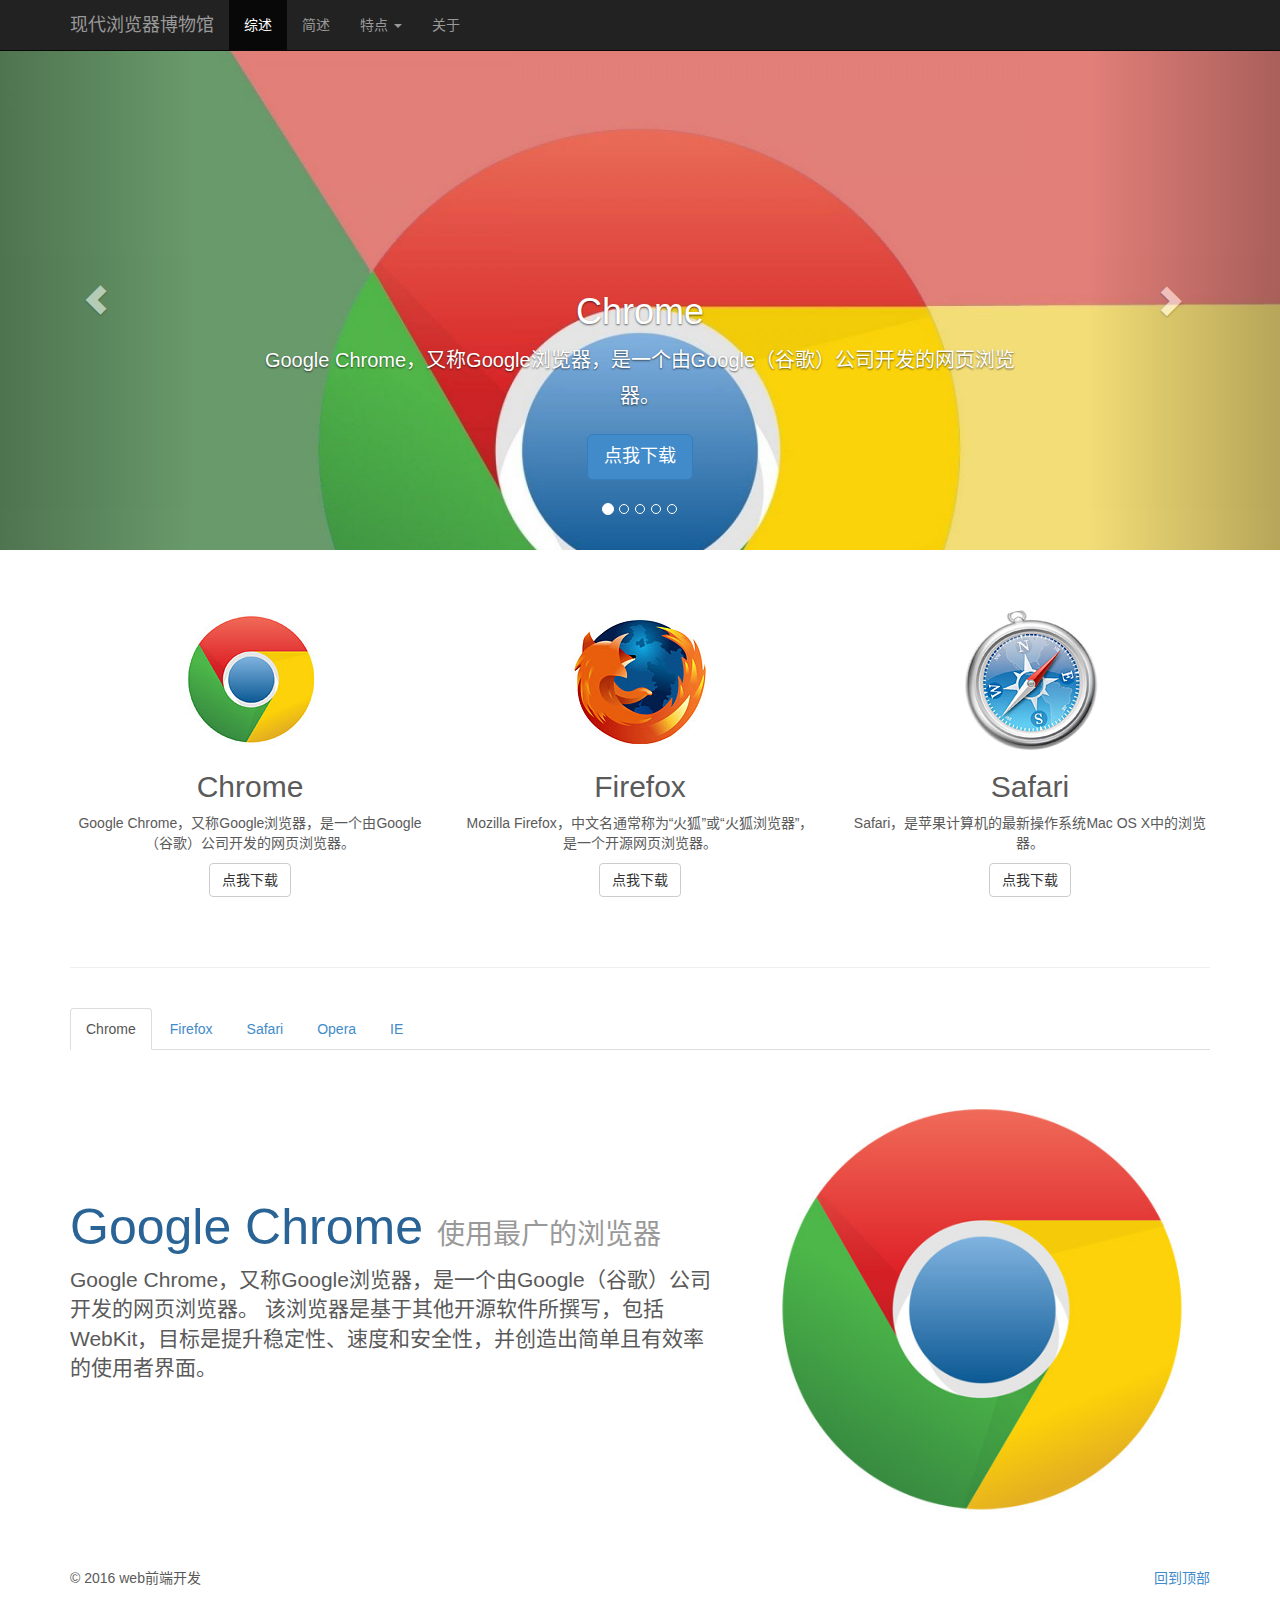
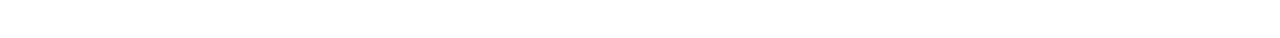
<file: Bootstrap/index.html>
<!DOCTYPE html>
<html lang="zh-cn">
<head>
    <meta charset="utf-8">
    <meta http-equiv="X-UA-Compatible" content="IE=edge">
    <meta name="viewport" content="width=device-width, initial-scale=1">
    <title>现代浏览器博物馆</title>
    <link href="css/bootstrap.min.css" rel="stylesheet">
	<link rel="stylesheet" href="css/css.css">
    <!--[if lt IE 9]>
    <script src="js/html5shiv.js"></script>
    <script src="js/respond.min.js"></script>
    <![endif]-->
</head>

<body>
<!-- 顶部导航 -->
<div class="navbar navbar-inverse navbar-fixed-top" role="navigation" id="menu-nav">
    <div class="container">
        <div class="navbar-header">
            <button type="button" class="navbar-toggle" data-toggle="collapse" data-target=".navbar-collapse">
                <span class="sr-only">切换导航</span>
                <span class="icon-bar"></span>
                <span class="icon-bar"></span>
                <span class="icon-bar"></span>
            </button>
            <a class="navbar-brand" href="#">现代浏览器博物馆</a>
        </div>
        <div class="navbar-collapse collapse">
            <ul class="nav navbar-nav">
                <li class="active"><a href="#ad-carousel">综述</a></li>
                <li><a href="#summary-container">简述</a></li>
                <li class="dropdown">
                    <a href="#" class="dropdown-toggle" data-toggle="dropdown">特点 <span class="caret"></span></a>
                    <ul class="dropdown-menu" role="menu">
                        <li><a href="#feature-tab" data-tab="tab-chrome">Chrome</a></li>
                        <li><a href="#feature-tab" data-tab="tab-firefox">Firefox</a></li>
                        <li><a href="#feature-tab" data-tab="tab-safari">Safari</a></li>
                        <li><a href="#feature-tab" data-tab="tab-opera">Opera</a></li>
                        <li><a href="#feature-tab" data-tab="tab-ie">IE</a></li>
                    </ul>
                </li>
                <li><a href="#" data-toggle="modal" data-target="#about-modal">关于</a></li>
            </ul>
        </div>
    </div>
</div>


<!-- 广告轮播 -->
<div id="ad-carousel" class="carousel slide" data-ride="carousel">
    <ol class="carousel-indicators">
        <li data-target="#ad-carousel" data-slide-to="0" class="active"></li>
        <li data-target="#ad-carousel" data-slide-to="1"></li>
        <li data-target="#ad-carousel" data-slide-to="2"></li>
        <li data-target="#ad-carousel" data-slide-to="3"></li>
        <li data-target="#ad-carousel" data-slide-to="4"></li>
    </ol>
    <div class="carousel-inner">
        <div class="item active">
            <img src="images/chrome-big.jpg" alt="1 slide">

            <div class="container">
                <div class="carousel-caption">
                    <h1>Chrome</h1>
                    <p>Google Chrome，又称Google浏览器，是一个由Google（谷歌）公司开发的网页浏览器。</p>
                    <p><a class="btn btn-lg btn-primary" href="http://www.google.cn/intl/zh-CN/chrome/browser/"
                          role="button" target="_blank">点我下载</a></p>
                </div>
            </div>
        </div>
        <div class="item">
            <img src="images/firefox-big.jpg" alt="2 slide">

            <div class="container">
                <div class="carousel-caption">
                    <h1>Firefox</h1>

                    <p>Mozilla Firefox，中文名通常称为“火狐”或“火狐浏览器”，是一个开源网页浏览器。</p>

                    <p><a class="btn btn-lg btn-primary" href="http://www.firefox.com.cn/download/" target="_blank"
                          role="button">点我下载</a></p>
                </div>
            </div>
        </div>
        <div class="item">
            <img src="images/safari-big.jpg" alt="3 slide">

            <div class="container">
                <div class="carousel-caption">
                    <h1>Safari</h1>

                    <p>Safari，是苹果计算机的最新操作系统Mac OS X中的浏览器。</p>

                    <p><a class="btn btn-lg btn-primary" href="http://www.apple.com/cn/safari/" target="_blank"
                          role="button">点我下载</a></p>
                </div>
            </div>
        </div>
        <div class="item">
            <img src="images/opera-big.jpg" alt="4 slide">

            <div class="container">
                <div class="carousel-caption">
                    <h1>Opera</h1>

                    <p>Opera浏览器，是一款挪威Opera Software ASA公司制作的支持多页面标签式浏览的网络浏览器。</p>

                    <p><a class="btn btn-lg btn-primary" href="http://www.opera.com/zh-cn" target="_blank"
                          role="button">点我下载</a></p>
                </div>
            </div>
        </div>
        <div class="item">
            <img src="images/ie-big.jpg" alt="5 slide">

            <div class="container">
                <div class="carousel-caption">
                    <h1>IE</h1>

                    <p>Internet Explorer，简称 IE，是微软公司推出的一款网页浏览器。</p>

                    <p><a class="btn btn-lg btn-primary" href="http://ie.microsoft.com/" target="_blank"
                          role="button">点我下载</a></p>
                </div>
            </div>
        </div>
    </div>
    <a class="left carousel-control" href="#ad-carousel" data-slide="prev"><span
            class="glyphicon glyphicon-chevron-left"></span></a>
    <a class="right carousel-control" href="#ad-carousel" data-slide="next"><span
            class="glyphicon glyphicon-chevron-right"></span></a>
</div>


<!-- 主要内容 -->
<div class="container summary">

    <!-- 简介 -->
    <div class="row" id="summary-container">
        <div class="col-md-4">
            <img class="img-circle" src="images/chrome-logo-small.jpg" alt="chrome">

            <h2>Chrome</h2>

            <p>Google Chrome，又称Google浏览器，是一个由Google（谷歌）公司开发的网页浏览器。</p>

            <p><a class="btn btn-default" href="#" role="button">点我下载</a></p>
        </div>
        <div class="col-md-4">
            <img class="img-circle" src="images/firefox-logo-small.jpg" alt="firefox">

            <h2>Firefox</h2>

            <p>Mozilla Firefox，中文名通常称为“火狐”或“火狐浏览器”，是一个开源网页浏览器。</p>

            <p><a class="btn btn-default" href="#" role="button">点我下载</a></p>
        </div>
        <div class="col-md-4">
            <img class="img-circle" src="images/safari-logo-small.jpg" alt="safari">

            <h2>Safari</h2>

            <p>Safari，是苹果计算机的最新操作系统Mac OS X中的浏览器。</p>

            <p><a class="btn btn-default" href="#" role="button">点我下载</a></p>
        </div>
    </div>

    <!-- 特性 -->

    <hr class="feature-divider">

    <ul class="nav nav-tabs" role="tablist" id="feature-tab">
        <li class="active"><a href="#tab-chrome" role="tab" data-toggle="tab">Chrome</a></li>
        <li><a href="#tab-firefox" role="tab" data-toggle="tab">Firefox</a></li>
        <li><a href="#tab-safari" role="tab" data-toggle="tab">Safari</a></li>
        <li><a href="#tab-opera" role="tab" data-toggle="tab">Opera</a></li>
        <li><a href="#tab-ie" role="tab" data-toggle="tab">IE</a></li>
    </ul>

    <div class="tab-content">
        <div class="tab-pane active" id="tab-chrome">
            <div class="row feature">
                <div class="col-md-7">

                    <h2 class="feature-heading">Google Chrome <span
                            class="text-muted">使用最广的浏览器</span></h2>

                    <p class="lead">Google Chrome，又称Google浏览器，是一个由Google（谷歌）公司开发的网页浏览器。
                        该浏览器是基于其他开源软件所撰写，包括WebKit，目标是提升稳定性、速度和安全性，并创造出简单且有效率的使用者界面。</p>
                </div>
                <div class="col-md-5">
                    <img class="feature-image img-responsive" src="images/chrome-logo.jpg"
                         alt="Chrome">
                </div>
            </div>
        </div>
        <div class="tab-pane" id="tab-firefox">
            <div class="row feature">
                <div class="col-md-5">
                    <img class="feature-image img-responsive" src="images/firefox-logo.jpg"
                         alt="Firefox">
                </div>
                <div class="col-md-7">

                    <h2 class="feature-heading">Mozilla Firefox <span class="text-muted">美丽的狐狸</span>
                    </h2>

                    <p class="lead">Mozilla Firefox，中文名通常称为“火狐”或“火狐浏览器”，是一个开源网页浏览器，
                        使用Gecko引擎（非ie内核），支持多种操作系统如Windows、Mac和linux。</p>
                </div>
            </div>
        </div>
        <div class="tab-pane" id="tab-safari">
            <div class="row feature">
                <div class="col-md-7">

                    <h2 class="feature-heading">Safari <span class="text-muted">Mac用户首选</span></h2>

                    <p class="lead">Safari，是苹果计算机的最新操作系统Mac OS X中的浏览器，使用了KDE的KHTML作为浏览器的运算核心。
                        Safari在2003年1月7日首度发行测试版，并成为Mac OS X v10.3与之后的默认浏览器，也是iPhone与IPAD和iPod touch的指定浏览器。</p>
                </div>
                <div class="col-md-5">
                    <img class="feature-image img-responsive" src="images/safari-logo.jpg"
                         alt="Safari">
                </div>
            </div>
        </div>
        <div class="tab-pane" id="tab-opera">
            <div class="row feature">
                <div class="col-md-5">
                    <img class="feature-image img-responsive" src="images/opera-logo.jpg"
                         alt="Opera">
                </div>
                <div class="col-md-7">

                    <h2 class="feature-heading">Opera <span class="text-muted">小众但易用</span>
                    </h2>

                    <p class="lead">Opera浏览器，是一款挪威Opera Software ASA公司制作的支持多页面标签式浏览的网络浏览器。
                        是跨平台浏览器可以在Windows、Mac和Linux三个操作系统平台上运行。.</p>
                </div>
            </div>
        </div>
        <div class="tab-pane" id="tab-ie">
            <div class="row feature">
                <div class="col-md-7">

                    <h2 class="feature-heading">IE <span class="text-muted">你懂的</span></h2>

                    <p class="lead">Internet Explorer，原称Microsoft Internet Explorer(6版本以前)和Windows Internet
                        Explorer(7，8，9，10版本)，
                        简称IE，是美国微软公司推出的一款网页浏览器。它采用的排版引擎(俗称内核)为Trident。</p>
                </div>
                <div class="col-md-5">
                    <img class="feature-image img-responsive" src="images/ie-logo.jpg"
                         alt="IE">
                </div>
            </div>
        </div>
    </div>

    <!-- 关于 -->
    <div class="modal fade" id="about-modal" tabindex="-1" role="dialog" aria-labelledby="modal-label"
         aria-hidden="true">
        <div class="modal-dialog">
            <div class="modal-content">
                <div class="modal-header">
                    <button type="button" class="close" data-dismiss="modal"><span
                            aria-hidden="true">&times;</span><span class="sr-only">关闭</span></button>
                    <h4 class="modal-title" id="modal-label">关于</h4>
                </div>
                <div class="modal-body">
                    <p>前端开发是创建Web页面或app等前端界面呈现给用户的过程，通过HTML，CSS及JavaScript以及衍生出来的各种技术、框架、解决方案，来实现互联网产品的用户界面交互 [1]  。它从网页制作演变而来，名称上有很明显的时代特征。在互联网的演化进程中，网页制作是Web1.0时代的产物，早期网站主要内容都是静态，以图片和文字为主，用户使用网站的行为也以浏览为主。随着互联网技术的发展和HTML5、CSS3的应用，现代网页更加美观，交互效果显著，功能更加强大。</p>
                </div>
                <div class="modal-footer">
                    <button type="button" class="btn btn-default" data-dismiss="modal">了解了</button>
                </div>
            </div>
        </div>
    </div>


    <footer>
        <p class="pull-right"><a href="#top">回到顶部</a></p>

        <p>&copy; 2016 web前端开发 </p>
    </footer>

</div>

<script src="js/jquery-1.11.1.min.js"></script>
<script src="js/bootstrap.min.js"></script>
<script>
    $(function () {
        $('#ad-carousel').carousel();
        $('#menu-nav .navbar-collapse a').click(function (e) {
            var href = $(this).attr('href');
            var tabId = $(this).attr('data-tab');
            if ('#' !== href) {
                e.preventDefault();
                $(document).scrollTop($(href).offset().top - 70);
                if (tabId) {
                    $('#feature-tab a[href=#' + tabId + ']').tab('show');
                }
            }
        });
    });
</script>
</body>
</html>
</file>
<file: BAIDUXMU/style/baidu.css>
*{padding: 0;margin: 0;}
li{list-style: none;}
a{text-decoration: none;}
.container{position: relative;min-width: 1280px;}
.header{position: absolute;color: #fff;background: rgba(0,0,0,0.2);border-bottom: 1px solid rgba(255,255,255,.1);top: 0;height: 60px;width: 100%;z-index: 100;}
.header>div{width: 1180px;margin: 0 auto;}
.header div>a{display: block;}
.header div>a img{width: 87px;float: left;margin-top: 16px;}
.nav{height: 100%;margin-left: 127px;}
.nav>ul{float: left;}
.nav>ul>li{height: 100%;float: left;margin-left: 20px;}
.nav>ul>li>a{width: 56px;height: 56px;text-align: center;font-size: 14px;color: #fff;line-height: 60px;display: inline-block;padding: 0 2px;}
.nav>ul>li:hover>a{color: rgb(16,140,238);border-bottom: 4px solid rgb(16,140,238);display: block;}

.nav>ul>li:nth-of-type(1){margin-left: 37px;}
.nav>ul>li:nth-of-type(2) a{margin: 0 -8px 0 -10px;}
.nav>ul>li:nth-of-type(4) a{width: 42px;}
.nav>ul>li:nth-of-type(5) a{width: 70px;}
.nav>ul>li:nth-of-type(6) a{width: 70px;}
.products-nav{display: none;padding-right: 20px;width: 1110px;margin-left: -111px;background: #101019;height: auto;font-weight: normal;top: 60px;line-height: 60px;position: absolute;}

.type-title{font-size: 14px;color: #fff;opacity: .4;font-weight: normal;line-height: 20px;}
.sub-nav{display: block;}
.sub-nav ul li a:hover{border: none;}
.nav-group{width: 1110px;height: auto;}
.lineItems>ul>li{border-bottom: 1px solid #22222B;}
.lineItems>ul>li:last-child{border-bottom: none;}
.content{position: relative;}
.content form{width: 170px;height: 22px;border-radius: 17px;padding: 5px 4px;float: left;margin-left: 0px;margin-top: 15px;width: 20px;}
.content input{width: 140px;color: #fff;background: transparent;font-size: 12px;padding-left: 6px;line-height: 22px;border: none;float: left;outline: none;display: none;}

.button img{width: 20px;height: 20px;cursor: pointer;float: right;}

.login{float: right;/*margin-left: 60px;*/}
.login li{display: inline-block;height: 100%;margin-left: 16px;}
.login li a{color: #fff;opacity: .8;font-size: 14px;height: 60px;line-height: 60px;}
.login li:nth-of-type(5){margin-top: 15px;}
.login li:nth-of-type(5) a{width: 99px;height: 30px;border: 1px solid #979797;opacity: .8;padding: 5px 12px;line-height: 32px;text-align: center;}
.login li a:hover{color: rgb(16,140,238);}
.login li:nth-of-type(5) a:hover{background: rgb(16,140,238);color: #fff;opacity: 1;}*/
.nav>ul>li>div{position: absolute;}
.nav>ul>li:nth-of-type(3):hover>ul{display: block;}
.nav>ul>li:nth-of-type(4):hover .market-nav{display: block;}
.nav>ul>li:nth-of-type(5):hover .cooperation-nav{display: block;}
.nav>ul>li:nth-of-type(6):hover .support-nav{display: block;}
.nav>ul>li:last-child{margin-right: 20px;}
.a{position: relative;}
.solution-nav{position: absolute;width: 730px;height: auto;margin-left: 48px;padding:  5px 30px 30px 0;background-color: #101019;left: 300px;display: none;}
.solution-nav>li{display: inline-block;width: 130px;padding-left: 20px;margin: 30px 0 0 30px;vertical-align: top;border-left: 1px solid #35353D;}
.solution-nav>li h3{font-size: 14px;font-weight: normal;color: #999;line-height: 30px;}
.solution-nav>li:first-child{border-left: none;}
.solution-nav>li:last-child{margin-left: 0;border-left: none;padding-top: 30px;}
.solution-nav ul li{display: inline-block;}
.solution-nav ul li{width: 150px;margin-top: 6px;line-height: 24px;}
.solution-nav ul li a{line-height: 20px;font-size: 14px;display: inline-block;color: #fff;}
.nav-group{position: relative;left: -50px;width: 703px;background-color: #101019;height: auto;}
.nav-types{width: 245px;height: auto;padding-top: 15px;background-color: #101019;border-right: 1px solid #35353D;position: absolute;}
.nav-types h3{font-size: 14px;line-height: 40px;cursor: pointer;display: block;height: 40px;padding-left: 46px;position: relative;}
.nav-types a{color:#999;}
.nav-content{width: 418px;position: absolute;left: 245px;}
.nav-content>li>ul{padding-top: 5px;background-color: #101019;display: inline-block;padding-left: 40px;border-left: 1px solid #35353D;height: 532px;position: absolute;width: 418px;} 
.nav-content li ul li{margin: 20px 0;} 
.nav-content li ul li a{color: #fff;opacity: 0.8;font-size: 14px;line-height: 20px;} 
.nav-content li ul li p{margin-top: 5px;color: #fff;opacity: 0.4;font-size: 12px;line-height: 20px;} 
.nav-content>li:nth-of-type(1){display: block;}
/*.nav-content>li{display: none;}*/
.market-nav{display: none;position: absolute;}
.cooperation-nav{width: 196px;margin-left: -50px;background-color: #101019;padding: 20px 20px 20px 0;display: none;position: absolute;}
.market-nav .nav-types{height: 520px;}
.cooperation-nav li{padding: 5px 5px 5px 20px;margin-left: 20px;line-height: 17px;width: 170px;}
.cooperation-nav li a{font-size: 14px;line-height: 20px;color: #fff;opacity: 1;}
.support-nav{position: absolute;width: 452px;margin-left: -36px;background-color: #101019;display: none;}
.support-nav>li{width: 100px;padding: 0 0 40px 38px;display: inline-block;border-left: 1px solid #35353D;margin-top: 30px;height: 160px;margin-bottom: 40px;vertical-align: top;}
.support-nav>li>h4{opacity: 0.4;font-size: 14px;color: #fff;line-height: 30px;width: 100px;height: 30px;margin: 0;letter-spacing: 1.5px;}
.support-nav>li ul{width: 100px;margin-top: 10px;padding-top: 5px;}
.support-nav>li ul li{margin: 0;line-height: 24px;width: 170px;border:none;}
.support-nav>li ul li a{opacity: 0.8;font-size: 14px;color: #fff;line-height: 34px;height: 34px;}
.nav-types4{height: auto;}
.nav-content4{float: none;overflow: hidden;margin: 8px 0 8px 263px; }
.nav-content4>li{margin-left: 20px;display: none;}
.nav-content4>li:nth-of-type(1){width: 887px;display: block;}
.nav-content4>li>ul{padding-top: 5px;}





.main{margin-top: 0;}
.banner{background: url(../images/5.png) center top no-repeat;background-size: auto 100%;position: relative;height: 700px;}
.desc{width: 100%;height: 700px;position: absolute;padding-top: 288px;color: #fff;font-size: 18px;text-align: center;}
.desc span{color: #f6d137;}
.banner-tab{width: 100%;height: 60px;background: #190b49;position: absolute;bottom: 110px;margin: 0 auto;}
.banner-tab ul{width: 1180px;position: relative;margin: 0 50px;left: 100px;}
.banner-tab ul li{display: inline-block;text-align: center;width: 590px;height: 60px;line-height: 60px;font-size: 16px;color: #fff;margin: 0;padding: 0;}

.banner-tab ul li:nth-of-type(1){background-image: -webkit-linear-gradient(left, rgb(138, 3, 149), rgb(31, 82, 206));}
.banner-tab ul li:nth-of-type(2) a{display: inline-block;text-align: center;width: 590px;height: 100%;line-height: 60px;font-size: 16px;color: #fff;}
.banner-tab ul li:nth-of-type(2) a:hover{background: rgb(45,12,90);}

.content-down{position: absolute;width: 1180px;height: 50px;bottom: 170px;margin: 0 auto;left: 0;right: 0;}
.content-down p{font-size: 16px;position: absolute;line-height: 33px;font-weight: bold;color: #fff;right: 0;}
.content-down p span{font-size: 22px;color:rgb(253,206,9);border: 1px solid rgb(128,104,212);padding: 4px;}
.content-down p span:nth-of-type(even){border-left: none;}

.main-content{}

.module-1{background: url(../images/4.jpg);}
.module-wp{position: relative;width: 1080px;margin: 0 auto;}
.banner-nav{height: 119px;width: 1080px;background: url(../images/2.png) left top no-repeat;background-size: cover;}
.nav-title{width: 176px;text-align: center;line-height: 50px;position: relative;}
.nav-title img{position: absolute;display: inline-block;}
.nav-title img:nth-of-type(1){width: 125px;height: 54px;margin: 36px auto 0;left: 25px;}
.nav-title img:nth-of-type(2){top: -40px;left: -14px;width: 45px;height: 97px;}
.module-wp ul{padding: 0 20px;top: 0;position: absolute;display: flex;left: 176px;}
.module-wp ul li{padding-left: 40px;display: inline-block;width: 25%;color: #fff;}
.module-wp ul li:nth-of-type(1){padding-left: 10px;padding-right: 10px;}
.module-wp ul li h4{margin: 15px 0 10px 0;line-height: 24px;font-size: 14px;}
.module-wp ul li h4 span{display: inline-block;text-align: center;font-size: 12px;position: relative;width: 55px;z-index: 10;font-weight: normal;animation: Fd 2s infinite;}
.module-wp ul li h4 span i{position: absolute;left: 0;top: -2px;width: 48px;height: 32px;background: url(../images/11.png)left top no-repeat;background-size: cover;z-index: -1;}
.module-wp ul li h5{margin-bottom: 6px;cursor: pointer;font-weight: 600;width: 186px;}
.module-wp ul li p{font-size: 12px;}

@keyframes Fd{
	0%{top: -1px;}
	12.5%{top: -0.5px;}
	25%{top: 0px;}
	37.5%{top: 0.5px;}
	50%{top: 1px;}
	62.5%{top: 0.5px;}
	75%{top: 0px;}
	87.5%{top: -0.5px;}
	100%{top: -1px;}
}

.two-eleven{height: 516px;}
.two-eleven .title{padding-top: 130px;}
{text-align: center;padding-top: 130px;}
.title h2{font-size: 1.5em;}
.title h2 strong{font-size: 30px;position: relative;margin-left: 105px;font-weight: bold;color: #fff;}
.title h2 strong i{position: absolute;left: -154px;top: -65px;width: 154px;height: 126px;background: url(../images/17.png)left top no-repeat;background-size: cover;}
.title h2 strong span{color: #fdce09;font-weight: bold;}
.title p{font-size: 14px;margin-top: 14px;color: #fff;}
.title p a{color: #fdce09;border-bottom: 1px solid #fdce09;}
.title p span{color: #4dbfe2;border-bottom: 1px solid ##4dbfe2;cursor: pointer;margin-left: 12px;}

.content1{margin-top: 40px;position: relative;left: 0;}
.content1 i{background: url(../images/16.png)center left no-repeat;position: absolute;background-size: cover;left: -62px;bottom: -340px;width: 32px;height: 140px;}
.content1 ul{left: -30px;}
.content1 ul li{width: 347px;}
.header1{height: 80px;background: url(../images/14.jpg)center top no-repeat;background-size: cover;padding-top: 26px;text-align: center;position: relative;}
.header1 h2{font-size: 18px;padding-bottom: 10px;}
.header1 p{font-size: 14px;}
.header1 div{position: absolute;top: -8px;right: -8px;background: url(../images/21.png)center top no-repeat;background-size: cover;width: 70px;height: 70px;left: 285px;}
.header1 div span{display: inline-block;font-size: 12px;left: 0;top: 20px;width: 85px;text-align: center;transform: rotate(45deg);position: absolute;}
.main1{padding: 26px 0;background-color: #fff;}
.config{margin: 0 20px;}
.config span{float: left;color: #333;font-size: 14px;margin-left: 17px;}
.config span b{font-size: 16px;font-weight: normal;}
.config span:nth-of-type(1){margin-left: 0;}
.pric-wp{margin-top:30px;line-height: 48px;text-align: center;margin-left: 10px;}
.pric-wp:after{content: " ";display: block;clear: both;}
.pric-wp div:nth-of-type(1){width: 80px;height: 24px;line-height: 25px;color: #e92280;font-size: 12px;text-align: center;border: 1px solid #e92280;margin-top: 12px;
    cursor: pointer;float: left;}
    .pric-wp div:nth-of-type(2){color: #333;}
.pric-wp div:nth-of-type(2) span:nth-of-type(1){margin-left: 0;line-height: 48px;    color: #e92280;font-size: 34px;font-weight: bold;}
.pric-wp div:nth-of-type(2) span:nth-of-type(2){margin-right: 6px;font-size: 15px;}
.pric-wp div:nth-of-type(2) span:nth-of-type(3){font-size: 13px;color: #666;text-decoration: line-through;}
.footer{background: linear-gradient(to left, #7c7c7c, #2b2b2b);height: 38px;line-height: 38px;text-align: center;font-size: 14px;}

.draw-wp{height: 820px;width: 1080px;margin: 0 auto;}
.draw-title-content {text-align: center;padding-top: 125px;color: #fff;}
.draw-title-content h2{font-size: 24px;}
.draw-title-content h2 strong{font-size: 30px;position: relative;margin-left: 105px;font-weight: bold;}
.draw-title-content h2 strong i{position: absolute;left: -154px;top: -65px;width: 154px;height: 126px;background: url(../images/17.png)left top no-repeat;background-size: cover;}
.draw-title-content h2 strong span{color: #fdce09;font-weight: bold;}
.draw-title-content p{font-size: 14px;margin: 10px 0 40px 0;color: #fff;}
.draw-title-content p span{color: #49b0d7;}
.draw-rotate-wp{position: relative;}
.ly-plate{position: relative;width: 530px;height: 530px;z-index: 10;}
.rotate-bg{width: 530px;height: 530px;background: url(../images/19.png);top: 0;left: 0;margin-top: 0;animation: linear DZP 50s infinite;}
@keyframes DZP{
	0%{transform: rotate(0deg);}
	100%{transform: rotate(360deg);}
}
.rotate-bg div:nth-of-type(1){background: url(../images/26.png) center top no-repeat;background-size: cover;position: absolute;top: 51px;left: 0;right: 0;margin: 0 auto;width: 134px;height: 120px;display: none;}
.rotate-bg div:nth-of-type(2){width: 460px;height: 460px;background: url(../images/18.png);background-size: cover;position: absolute;left: 0;top: 0;right: 0;bottom: 0;margin: auto;}
.rotate-star{width: 200px;height: 214px;position: absolute;left: 0;right: 0;bottom: 0;top: 0;margin: 150px 165px;}
.rotate-star div:nth-of-type(1){background: url(../images/20.png)center top no-repeat;position: absolute;background-size: cover;top: -2px;left: 0;right: 0;width: 200px;height: 218px;}
.rotate-star div:nth-of-type(3){cursor: pointer;width: 140px;height: 140px;margin: 47px auto;text-align: center;border-radius: 70px;left: 0;top: 0;right: 0;bottom: 0;color: #fff;position: absolute;}
.rotate-star div:nth-of-type(3) h3{margin-top: 40px;font-size: 22px;}
.rotate-star div:nth-of-type(3) p{font-size: 13px;}
.rotate-star div:nth-of-type(3) p b{color: #fee369;font-size: 18px;}
.rules{width: 663px;height: 430px;position: absolute;top: 50px;right: 0;padding-right: 37px;background-color: #311b8a;}
.rules-content{margin-left: 187px;font-size: 14px;line-height: 28px;color: #fff;}
.rules-content h2{font-size: 20px;color: #fee369;line-height: 65px;margin-top: 29px;}
.rules-content p{font-size: 14px;line-height: 28px;}
.rules-content ol li{font-size: 14px;line-height: 28px;}
.rules-content p:last-child{color: rgb(80,199,235);;border-bottom: 1px solid rgb(80,199,235);margin-left: 0;display: inline-block;}
.right-pag{position: absolute;top: 60px;right: -89px;}
.my-draw{position: absolute;right: 40px;top: -30px;width: 120px;height: 95px;background: url(../images/15.png)center top no-repeat;background-size: cover;}
.my-draw a{position: absolute;left: 0;bottom: 12px;width: 100px;text-align: center;line-height: 38	height: 38px;font-size: 14px;color: #fff;top: 55px;}



.module-2{background: url(../images/4.jpg);}
.module-2 .title{padding-top: 97px;}
.content2{width: 1080px;margin: 40px auto 0;position: relative;overflow: hidden;}
.content2:after{content: " ";display: block;clear: both;}
.content2 i{width: 50px;height: 200px;position: relative;top: 200px;left: -80px;background: url(../images/16.png)center top no-repeat;background-size: cover;}
.content-item-title{width: 255px;height: 99px;background: url(../images/14.jpg);text-align:center;position: relative;background-size: cover;color: #fff;}
.content-item-title h2{font-size: 20px;padding-top: 22px;position: relative;}
.content-item-title h2 span{font-size: 16px;color: #fdce09;}
.content-item-title p{font-size: 12px;margin-top: 5px;}
.btn a:hover{background: -webkit-linear-gradient(left,rgb(38,32,156), rgb(28,68,181));}
.content-item{margin-bottom: 20px;display: inline-block;float: left;}
.img{position: absolute;top: -8px;right: -8px;background: url(../images/21.png)center top no-repeat;width: 70px;height: 70px;background-size: cover;}
.img span{font-size: 12px;display: inline-block;transform: rotate(45deg);position: absolute;left: 0;top: 20px;width: 85px;text-align: center;color: #fff;}
.content-item-main{background-color: #fff;color: #333;font-size: 14px;padding: 28px 0;width: 255px;position: relative;height: 278px;}
.content-item-main ul{/*display: flex;*/line-height: 22px;/*position: absolute;*/width: 255px;height: 22px;left: -20px;text-align: center;}
.content-item-main ul:nth-of-type(1){margin-top: 28px;margin-bottom: 20px;}
.content-item-main ul li{font-size: 16px;opacity: 1;color: #333;width: 63.75px;height: 22px;padding: 0;}
.content-item-main ul:nth-of-type(2){top: 48px;opacity: 0.8;}
.content-item-main ul:nth-of-type(2) li{font-size: 14px;}
.month{margin-top: 70px;text-align: center;margin-bottom: 20px;}
.month b{font-size: 16px;margin-right: 13px;font-weight: normal;}
.month span{width: 82px;height: 33px;line-height: 33px;font-size: 14px;cursor: pointer;color: #f00e84;border: 1px solid #f00e84;display: inline-block;}
.price{text-align: center;}
.price1 i{width: 43px;height: 25px;display: inline-block;line-height: 25px;color: #fff;font-size: 12px;margin-top: -19px;vertical-align: middle;position: relative;font-style: normal;z-index: 10;top: 0;left: 0;}
.price1 i b{width: 48px;height: 25px;background: url(../images/23.png)left top no-repeat;background-size: cover;position: absolute;left: 0;z-index: -1;}
.price1 span:nth-of-type(1){font-size: 47px;color: #eb227f;margin-left: 12px;font-weight: bold;}
.price1 span:nth-of-type(2){font-size: 16px;color: #333;display: inline-block;vertical-align: middle;margin-top: -9px;}
.price2{margin-top: 7px;font-size: 14px;color: #666;text-decoration: line-through;}
.btn{text-align: center;margin-top: 24px;font-size: 14px;}
.btn a{width: 160px;height: 38px;line-height: 38px;background: -webkit-linear-gradient(left,#2b20ab, #1d53ce);border-radius: 38px;color: #fff;display: inline-block;}
.content2>div{margin-left: 15px;}
.content2>div:nth-of-type(1){margin-left: 0;}
.content2>div:nth-of-type(5){margin-left: 0;}
.stream-config{text-align: center;margin-bottom: 40px;}
.content2>div:nth-of-type(7) .month,.content2>div:nth-of-type(8) .month{margin-top: 50px;}


.bch-coupon-wp a:hover{background: rgb(229,184,0);}
.module-3{background: url(../images/27.jpg)center top no-repeat;background-size: cover;height: 1257px;}
.module-wp{position: relative;width: 1080px;margin: 0 auto;}
.line{width: 1080px;height: 80px;}
.coupon{position: relative;background: url(../images/6.png)center top no-repeat;background-size: cover;height: 232px;color: #fff;}
.coupon>i:nth-of-type(1){background: url(../images/24.png)center top no-repeat;width: 118px;height: 64px;position: absolute;top: -23px;left: -105px;background-size: cover;}
.coupon>i:nth-of-type(2){width: 119px;height: 75px;position: absolute;right: -119px;bottom: 32px;background: url(../images/25.png)center center no-repeat;}
{padding-top: 45px;display: flex;}
.title3{margin-left: 40px;width: 510px;}
.title3 h2{font-size: 36px;font-weight: 500;}
.title3 p{font-size: 20px;margin-top: 18px;line-height: 35px;}
.title3 span{color: #fdce09;}
.br{width: 240px;margin-left: 20px;position: relative;}
.br h2{font-size: 22px;font-weight: 500;}
.br h2 span{font-weight: 600;color: #fdce09;}
.br p{font-size: 12px;line-height: 20px;margin: 10px auto 25px;}
.br b{font-size: 12px;position: absolute;top: 60px;right: 35px;height: 16px;color: #47b1d1;border-bottom: 1px solid #47b1d1;cursor: pointer;}
.br a{width: 70px;height: 25px;line-height: 25px;color: #fff;background-color: #fdce09;text-align: center;font-size: 12px;margin-top: 10px;display: block;}
.renwe-wp b{right: 10px;}
.common-title{padding-top: 37px;}
.common-title h2 strong{margin-left: 0;font-size: 26px;}
.content3{margin-top: 40px;position: relative;}
.content3>i:nth-of-type(1){width: 64px;height: 280px;position: absolute;bottom: -13px;left: -94px;background: url(../images/28.png)center top no-repeat;background-size: cover;}
.content3>i:nth-of-type(2){width: 40px;height: 280px;position: absolute;top: 217px;right: -70px;background: url(../images/8.png)center top no-repeat;}
.common-title h2 strong span{font-size: 34px;}
.main{background-color: #fff;}
.content3>div{display: inline-block;}
.content-item2{}
.common-content-item{vertical-align: top;display: flex;}
.content-item2{margin-top: 20px;}
.content3>div:nth-of-type(1),.content3>div:nth-of-type(5){margin-left: 0;}
.content3>div{margin-left: 15px;}
.content3>div:nth-of-type(5) .month span{width: 52.75px;}
.content3>div:nth-of-type(1) .month span,.content3>div:nth-of-type(2) .month span,.content3>div:nth-of-type(3) .month span,.content3>div:nth-of-type(4) .month span,.content3>div:nth-of-type(5) .month span,.content3>div:nth-of-type(6) .month span,.content3>div:nth-of-type(7) .month span{border-left: none;border-color: #999;color: #333;}
.content3>div:nth-of-type(1) .month span:nth-of-type(1),.content3>div:nth-of-type(2) .month span:nth-of-type(1),.content3>div:nth-of-type(3) .month span:nth-of-type(1),.content3>div:nth-of-type(4) .month span:nth-of-type(1),.content3>div:nth-of-type(5) .month span:nth-of-type(1),.content3>div:nth-of-type(6) .month span:nth-of-type(1),.content3>div:nth-of-type(7) .month span:nth-of-type(1){border: 1px solid #f00e84;color: #f00e84;}
.content-item1 .btn{padding-bottom: 20px;}
.content3>div:nth-of-type(4) .div{font-size: 14px;line-height: 20px;padding-top: 20px;padding-bottom: 8px;}
.content3>div:nth-of-type(8) li{width: 83px;}
.content3>div:nth-of-type(8) .com-grade{margin: 73px 0 33px;text-align: center;}

.pad .price{padding: 20px 0 5px;}
.module-4{height: 2858px;background: url(../images/29.jpg)center top no-repeat;background-size: cover;}
.coupon1{background: url(../images/30.png)center top no-repeat;height: 232px;position: relative;background-size: cover;}
.coupon1>i:nth-of-type(1){background: url(../images/31.png)center top no-repeat;}
.coupon1>i:nth-of-type(2){background: url(../images/32.png)center top no-repeat;right: -116px;}
.bch-coupon-wp{padding-top: 45px;/*display: flex;*/}
.bcc-rds{position: relative;display: flex;margin-top: 20px;}
.bcc-rds>div:nth-of-type(1){margin-right: 8px;}
.bcc-rds>div:nth-of-type(2){margin-left: 7px;}
.bcc-rds>i{width: 60px;height: 240px;position: absolute;top: 188px;right: -79px;background: url(../images/7.png)center top no-repeat;background-size: cover;}
.bcc-rds-item{background-color: #fff;display: inline-block;}
.bcc-rds-item>p{width: 530px;height: 80px;background: url(../images/13.jpg)center top no-repeat;text-align: center;background-size: cover;line-height: 80px;font-size: 18px;color: #fff;}
.bcc-rds-item-content-wp{padding: 22px 20px 0 20px;height: 348px;}
.bcc-rds-item-content{display: flex;justify-content: space-between;}
.bcc-rds-item-content-wp a{color: #fff;}
.bcc-rds-config{color: #333;width: 203px;height: 250px;padding-left: 12px;padding-right: 20px;background-color: #f8f9fa;}
.bcc-rds-config h2{font-size: 18px;font-weight: normal;margin-top: 23px;text-align: center;}
.bcc-rds-config ul{font-size: 16px;margin-top: 22px;margin-bottom: 3px;text-align: center;line-height: 22px;position: relative;left: 0;padding: 0;}
/*
.bcc-rds-config:first-child ul{left: -10px;}
.bcc-rds-config:last-child ul{left: -10px;}*/
/*.bcc-rds-config{padding-right: 12px;}*/
.bcc-rds-config .month{margin-top: 40px;}
.bcc-rds-config ul li{color: #333;opacity: 1;display: flex;padding: 0;}
.bcc-rds-config ul li:last-child{margin-left: 10px;}
.bcc-rds-config ul:nth-of-type(2){margin-top: 0;}
.bcc-rds-config ul:nth-of-type(2) li{opacity: 0.8;;width: 62.5px;font-size: 14px;}
.price2{text-align: center;}
.bcc-rds .footer{display: flex;background: none;}
.footer>span{font-size: 18px;font-weight: normal;text-align: center;line-height: 98px;width: 72px;height: 112px;}
.bcc-rds .price1{line-height: 98px;margin-left: 15px;}
.bcc-rds .footer>a{margin-top: 31px;width: 160px;height: 38px;line-height:38px;background: -webkit-linear-gradient(left, #2b20ab, #1d53ce);font-size: 14px;border-radius: 38px;margin-left: 10px;}
.stream{margin-top: 26px;color:#333;text-align: center;display: flex;}
.cdn-bos>div,.stream>div{margin-left: 20px;}
.stream>div:nth-of-type(1),.cdn-bos>div:nth-of-type(1){margin-left: 0;}
.stream-item-title{height: 99px;background: url(../images/13.jpg)center top no-repeat;width: 530px;font-size: 18px;line-height: initial;background-size: cover;color: #fff;}
.stream-item-title h2{font-size: 20px;padding-top: 22px;}
.stream-item-title p{font-size: 12px;margin-top: 5px;}
.stream-config{padding: 30px 30px 15px 30px;background-color: #fff;width: 470px;margin-bottom: 0;}

.stream-config .config{margin: 0;}
.stream-config .config b{font-size: 16px;margin-right: 20px;width: 50px;display: inline-block;font-weight: normal;float: left;line-height: 33px;}
.stream-config .config span{border: 1px solid #333;width: 131px;height: 33px;font-size: 14px;line-height: 33px;text-align: center;cursor: pointer;padding-right: 0;padding-left: 0;margin: 0;border-left: none;}
.stream-config .config span:nth-of-type(1){color: #f11d8c;border: 1px solid #f11d8c;}
.stream-config .month{text-align: left;margin-bottom: 0;margin-top: 40px;}
.stream-config .month b{text-align: center;margin-right: 18px;width: 50px;}
.stream-config .month span{text-align: center;width: 131px;height: 33px;line-height: 33px;}
.stream-config .month span:nth-of-type(2){border-left: none;border-color: #333;color: #333;}
.cdn-bos-item .footer,.stream-item .footer{background: none;background-color: #fff;height: 82px;}
.cdn-bos-item .price1,.stream-item .price1{display: inline-block;}
.cdn-bos-item .price2,.stream-item .price2{display: inline-block;}
.cdn-bos-item .btn,.stream-item .btn{display: inline-block; }
.cdn-bos{margin-top: 20px;display: flex;position: relative;text-align: center;}
.common-group{padding: 22px 20px 0 20px;}
.cdn-bos-item .price1{margin-left: 72px;}
.cdn-bos-item .bcc-rds-config{height: 180px;}
.cdn-bos-item .footer{height: 112px;line-height: 98px;}
.cdn-bos-item .month{margin-top: 20px;}
.cdn-bos-item{background: #fff;}
.bcc-rds-item-title h2{padding-top: 42px;font-weight: normal;}
.cdn-bos .footer{position: relative;}
.cdn-bos .footer>span{position: absolute;top: 0;left: 0;}
.common-content-item1 .content-item-main ul li{width: 62.75em;padding: 0;margin: 0;}
.common-content-item1 .content-item-title{background: url(../images/13.jpg);width: 255px;height: 90px;position: relative;}
.content-3{overflow: hidden;height: 428px;}





.module-5{background: url(../images/35.jpg)center top no-repeat;background-size: cover;height: 716px;}
.module-wp{width: 1080px;position: relative;margin: 0 auto;}
.module-5 .coupon{background: url(../images/30.png)center top no-repeat;background-size: cover;height: 232px;position: relative;}
.coupon2>i:nth-of-type(1){background: url(../images/31.png)no-repeat;}
.coupon2>i:nth-of-type(2){background: url(../images/32.png)no-repeat;}
.title{margin-left: 40px;width: 510px;display: inline-block;}
.coupon2 .title h2{font-size: 36px;font-weight: 500;}
.coupon2 .title p{font-weight: normal;margin-top: 7PX;font-size: 20px;line-height: 35px;}
.coupon2 .title a{width: 160px;height: 38px;line-height: 38px;display: inline-block;margin-top: 20px;text-align: center;font-size: 14px;color: #3d1581;background-color: #fff;}
.coupon2 .renwe-wp,.coupon2 .bch-wp{width: 240px;margin-left: 20px;position: relative;display: inline-block;}
.title{text-align: center;width: 100%;}
.content2 .stream-config{width: 255px;height: 20px;float: left;margin: 14px 0 38px 0;padding: 0;font-size: 16px;}
.renwe-wp{display: inline-block;}
.title3{display: inline-block;}
.bch-wp{display: inline-block;}
.coupon2 .renwe-wp h2,.coupon2 .bch-wp h2{font-size: 22px;font-weight: 500;}
.coupon2 .renwe-wp p,.coupon2 .bch-wp p{font-style: 12px;line-height: 20px;margin-top: 10px;margin-bottom: 25px;}
.coupon2 .renwe-wp a,.coupon2 .bch-wp a{margin-top: 45px;width: 70px;height: 25px;text-align: center;line-height: 25px;background-color: #fdce09;font-size: 12px;color: #fff;display: block;}
.create-web{margin-top: 40px;position: relative;}
.create-web-item{width: 255px;display: inline-block;}
.create-web-item-title{height: 100px;background: url(../images/13.jpg)center top no-repeat;background-size: cover;color: #fff;text-align: center;}
.create-web>div:nth-of-type(1){margin-left: 0;}
.create-web>div{margin-left: 15px;}
.create-web-item-title h2{font-size: 20px;padding-top: 25px;margin-bottom: 3px;font-weight: normal;}
.create-web-item-title p{font-size: 12px;}
.create-web-content{padding: 30px 0;background-color: #fff;text-align: center;}
.bottom{background-color: rgb(35,37,38);color: #d6d6d6;}
.footer-bottom{width: 1180px;margin: 0 auto;}
.footer-bottom a{color: #a6a7aa;}
.footer-bottom dl{float: left;margin-bottom: 30px;}
.footer-bottom dl dt{margin: 40px 0 20px 0;color: #fff;}
.footer-bottom dl dd{font-size: 12px;line-height: 24px;}
.notice-list{float: left;overflow: hidden;}
.notice-list ul li{width: 360px;text-overflow: ellipsis;}
.notice-list ul li a:hover{color: rgb(16,140,238);}
.group{margin-left: 70px;display: inline-block;}
.footerdoc{width: 140px;}
.footer-products{width: 162px;}
.footer-contact-us{width: 244px;}
.pre-sale{float: right;width: 170px;margin-top: 54px;}
.pre-sale h3{font-size: 20px;color: #fff;line-height: 30px;font-weight: normal;}
.pre-sale span{font-size: 12px;color: #999;line-height: 24px;}
.group ul li a:hover{text-decoration: underline;}
.contact-msg{margin-top: 55px;}
.msg-item{float: left;position: relative;width: 40px;height: 40px;cursor: pointer;margin-right: 16px;}
.msg-item div{position: absolute;top: -116px;left: -28px;width: 96px;height: 96px;display: none;}
.msg-item i{position: absolute;width: 6px;height: 6px;background-color: #fff;top: -23px;transform: rotate(45deg);left: 15px;display: none;}
.msg-item>img{width: 40px;height: 40px;}
.msg-item div img{width: 96px;height: 96px;position: absolute;}
.msg-item>img:hover +div{display: block;}
.footer-links{clear: both;padding: 20px 0;border-top: 1px solid #656973;border-bottom: 1px solid #656973;}
.footer-links>a{color: #fff;font-size: 12px;line-height: 24px;display: inline-block;width: auto;margin-right: 44px;}
.footer-links>a:hover{text-decoration: underline;}
.footer-links ul{display: inline-block;vertical-align: top;float: right;}
.footer-links ul li{float: left;}
.footer-links ul li a{font-size: 12px;color: #a6a7aa;margin-right: 44px;}
.footer-links ul li:last-child a{margin-right: 0;}
.footer-links ul li a:hover{text-decoration: underline;}
.footer-tips{padding: 30px 0 40px 0;height: auto;font-size: 12px;line-height: 24px;text-align: center;}
.footer-tips{color: #fff;}
.footer-tips a{color: #d6d6d6;}
.footer-tips a:hover{text-decoration: underline;}


.fixed-bar{width: 142px;box-sizing: border-box;position: fixed;top: 10%;right: 10px;font-size: 14px;z-index: 200;}
.fixed-header{width: 100%;padding: 10px 0;}
.fix_heade_title{width: 142px;height: 90px;margin: 0 auto;background: url(../images/10.png)center no-repeat;background-size: contain;}
.fixed-bar ul{background: url(../images/fixed1.jpg)center top no-repeat;background-size: 100% 100%;width: 142px;height: 382px;overflow: hidden;text-align: center;transition: height 1s;}
.fixed-bar ul li{cursor: pointer;font-size: 14px;color: #fff;width: 138px;height: 42px;line-height: 42px;margin: 0 auto;}
.fixed-bar ul li:hover{background-color: #311b8a;}
.licur{background-color: #311b8a;}
.fixed-bar ul li:first-child{margin-top: 2px;}
.fixed-bar ul li:last-child{margin-bottom: 2px;}
.show_hide{font-size: 12px;height: 18px;line-height: 18px;cursor: pointer;text-align: right;color: rgb(16,140,238);opacity: 0;}
.show_hide:hover{opacity: 1;}

.fixedbar{position: fixed;right: 7px;bottom: 80px;z-index: 80;}
.fixedbar ul{position: relative;}
.fixedbar ul li{text-align: center;cursor: pointer;position: relative;width: 36px;height: 36px;z-index: 99;}
.fixedbar ul li span{font-size: 12px;color: #fff;display: none;position: absolute;width: 36px;height: 36px;right: 0;z-index: 109;background-color: rgb(32,155,253);}
.fixedbar ul li img{position: absolute;right: 0;}
.fixedbar ul li:hover span{display: inline-block;}
</file>
<file: Bootstrap/css/css.css>
body {
            padding-top: 50px;
            padding-bottom: 40px;
            color: #5a5a5a;
        }

        /* 轮播广告 */

        .carousel {
            height: 500px;
            margin-bottom: 60px;
        }

        .carousel .item {
            height: 500px;
            background-color: #000;
        }

        .carousel .item img {
            width: 100%;
        }

        .carousel-caption {
            z-index: 10;
        }

        .carousel-caption p {
            margin-bottom: 20px;
            font-size: 20px;
            line-height: 1.8;
        }

        /* 简介 */

        .summary {
            padding-right: 15px;
            padding-left: 15px;
        }

        .summary .col-md-4 {
            margin-bottom: 20px;
            text-align: center;
        }

        /* 特性 */

        .feature-divider {
            margin: 40px 0;
        }

        .feature {
            padding: 30px 0;
        }

        .feature-heading {
            font-size: 50px;
            color: #2a6496;
        }

        .feature-heading .text-muted {
            font-size: 28px;
        }

        /* 响应式布局 */

        @media (max-width: 768px) {

            .summary {
                padding-right: 3px;
                padding-left: 3px;
            }

            .carousel {
                height: 300px;
                margin-bottom: 30px;
            }

            .carousel .item {
                height: 300px;
            }

            .carousel img {
                min-height: 300px;
            }

            .carousel-caption p {
                font-size: 16px;
                line-height: 1.4;
            }

            .feature-heading {
                font-size: 34px;
            }

            .feature-heading .text-muted {
                font-size: 22px;
            }
        }

        @media (min-width: 992px) {
            .feature-heading {
                margin-top: 120px;
            }
        }
</file>
